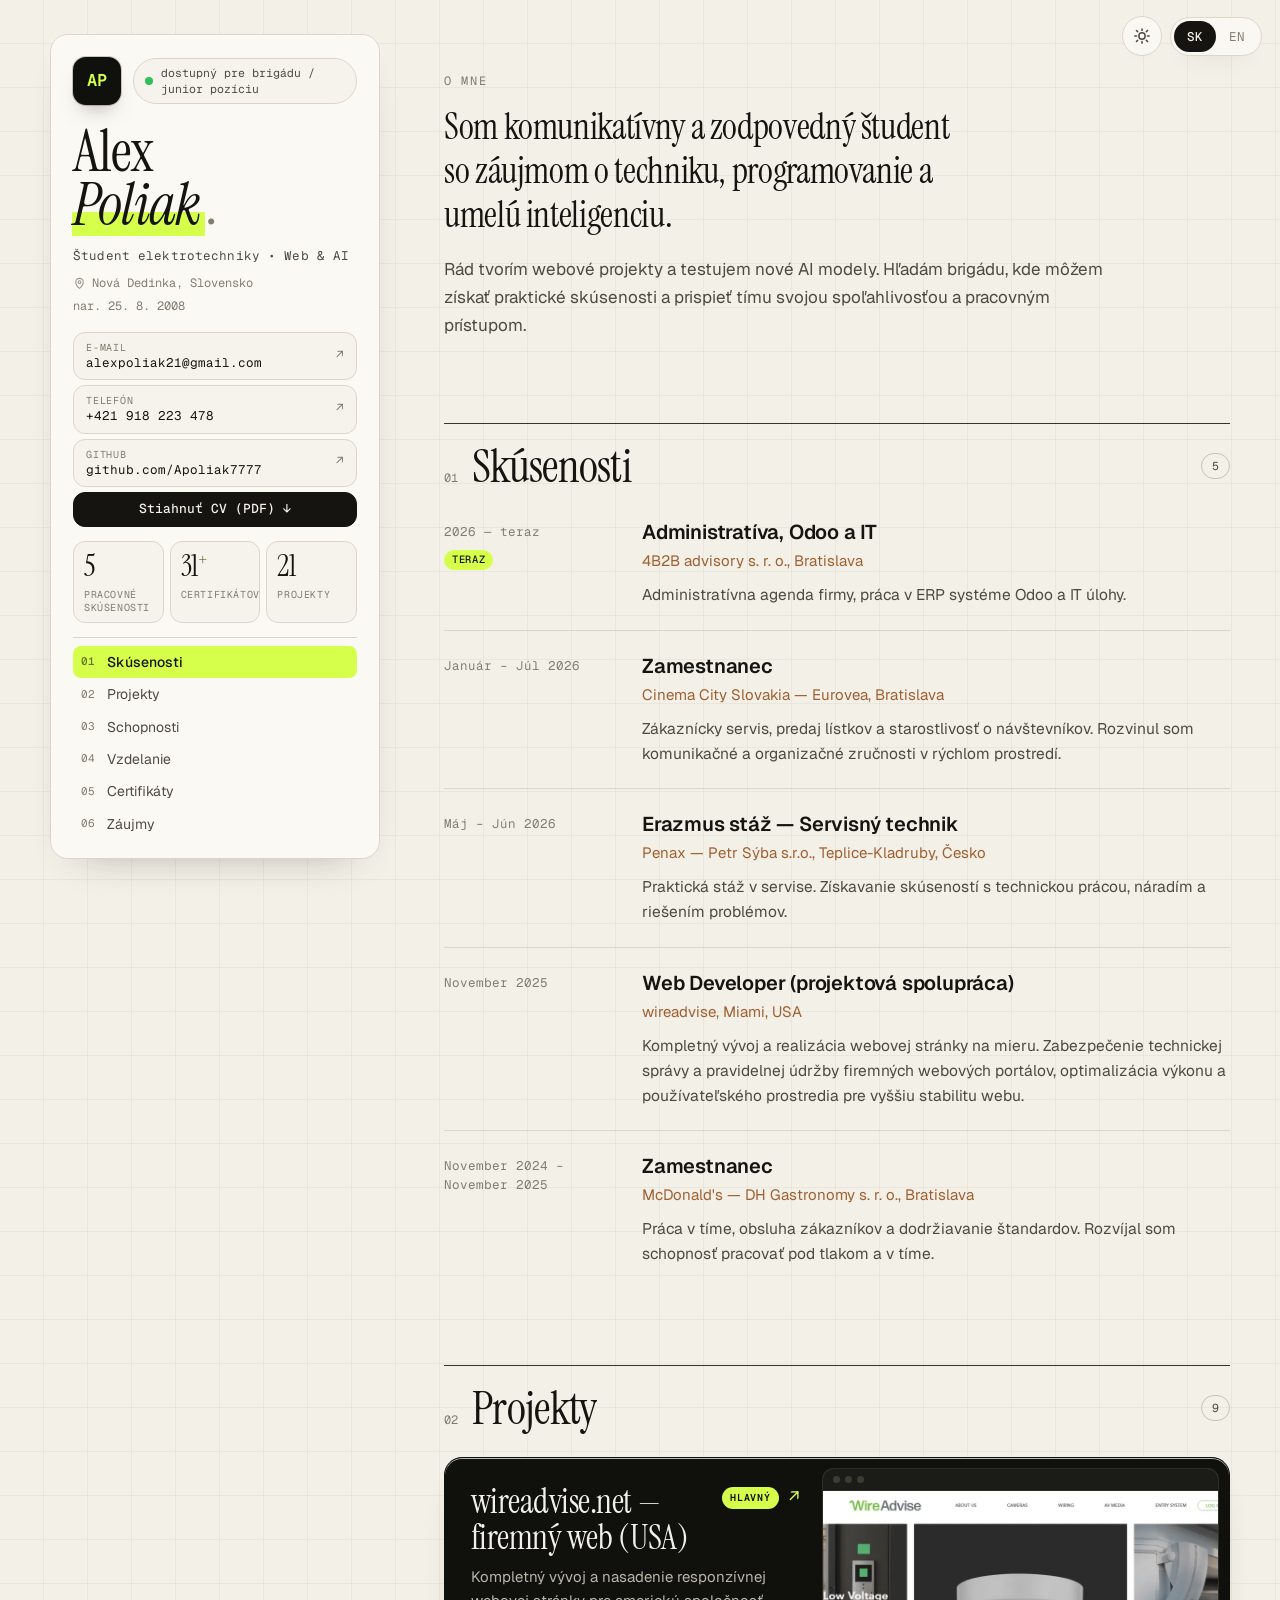
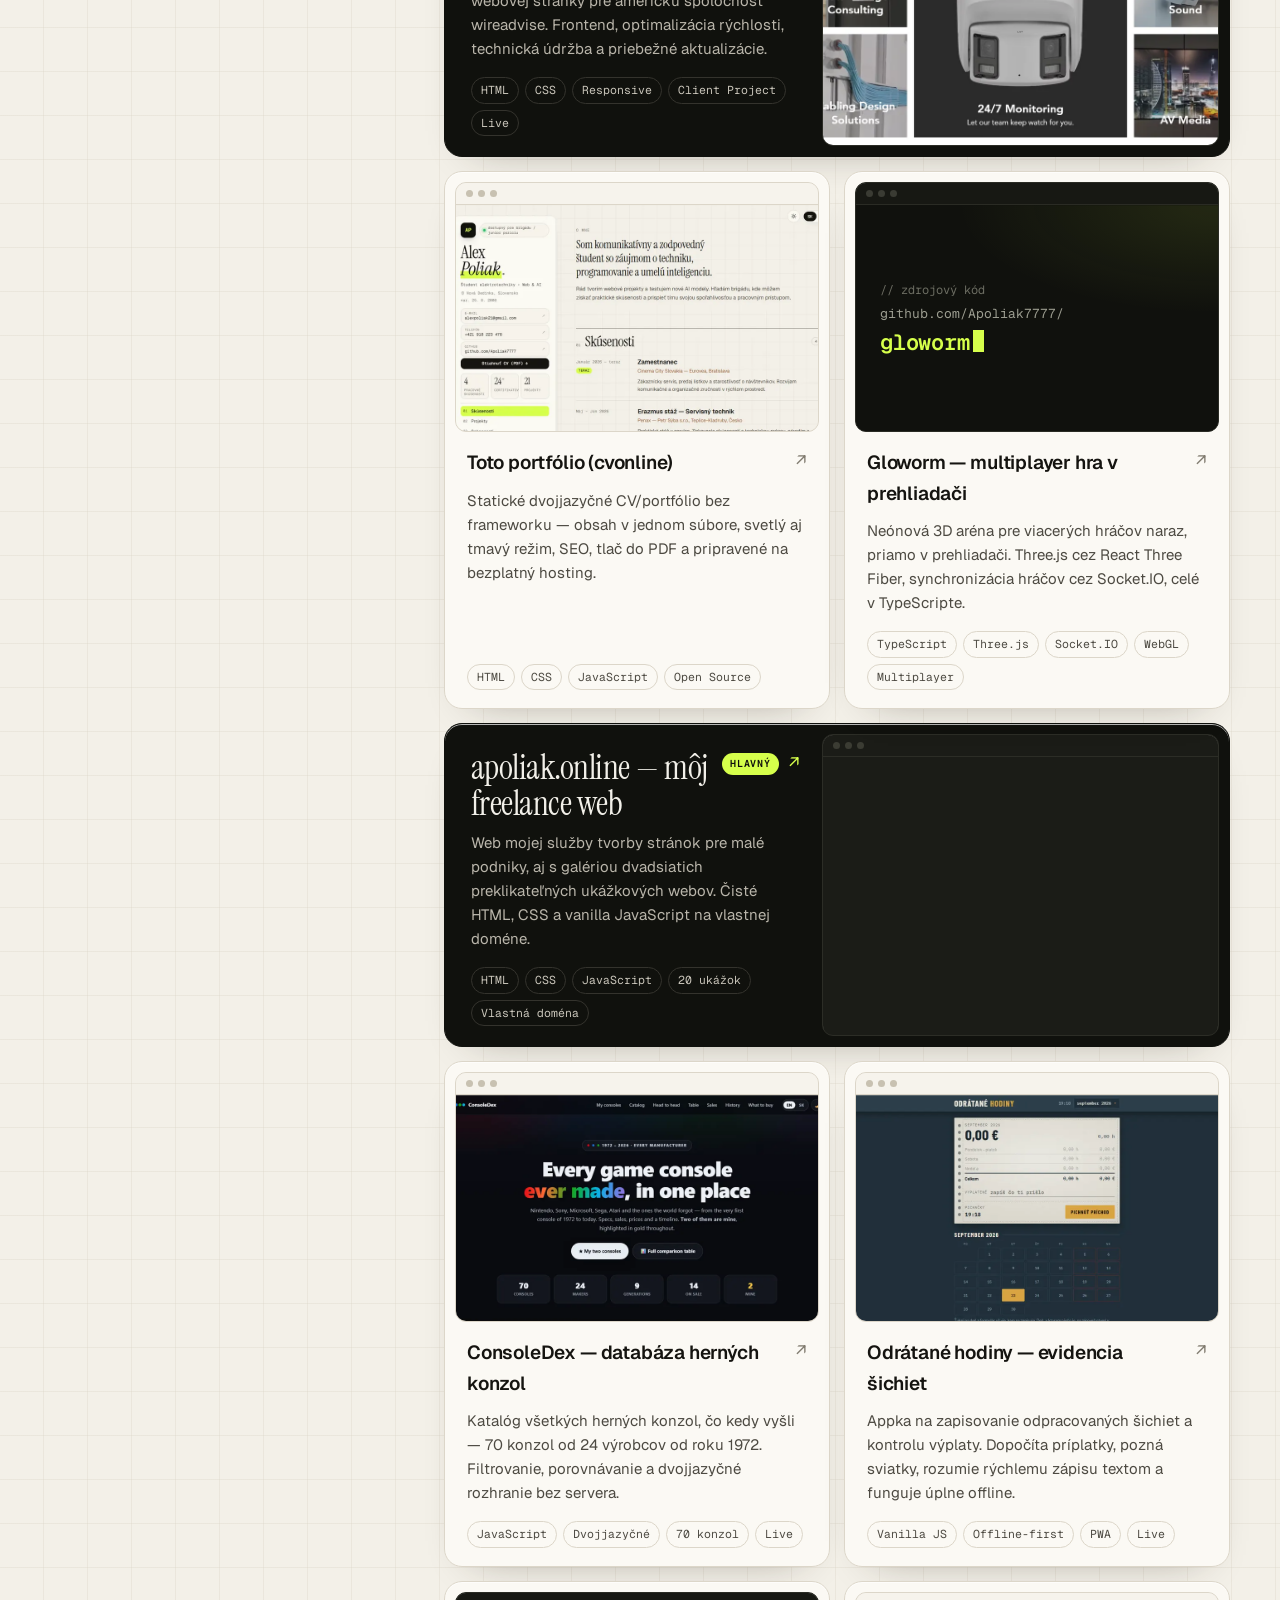
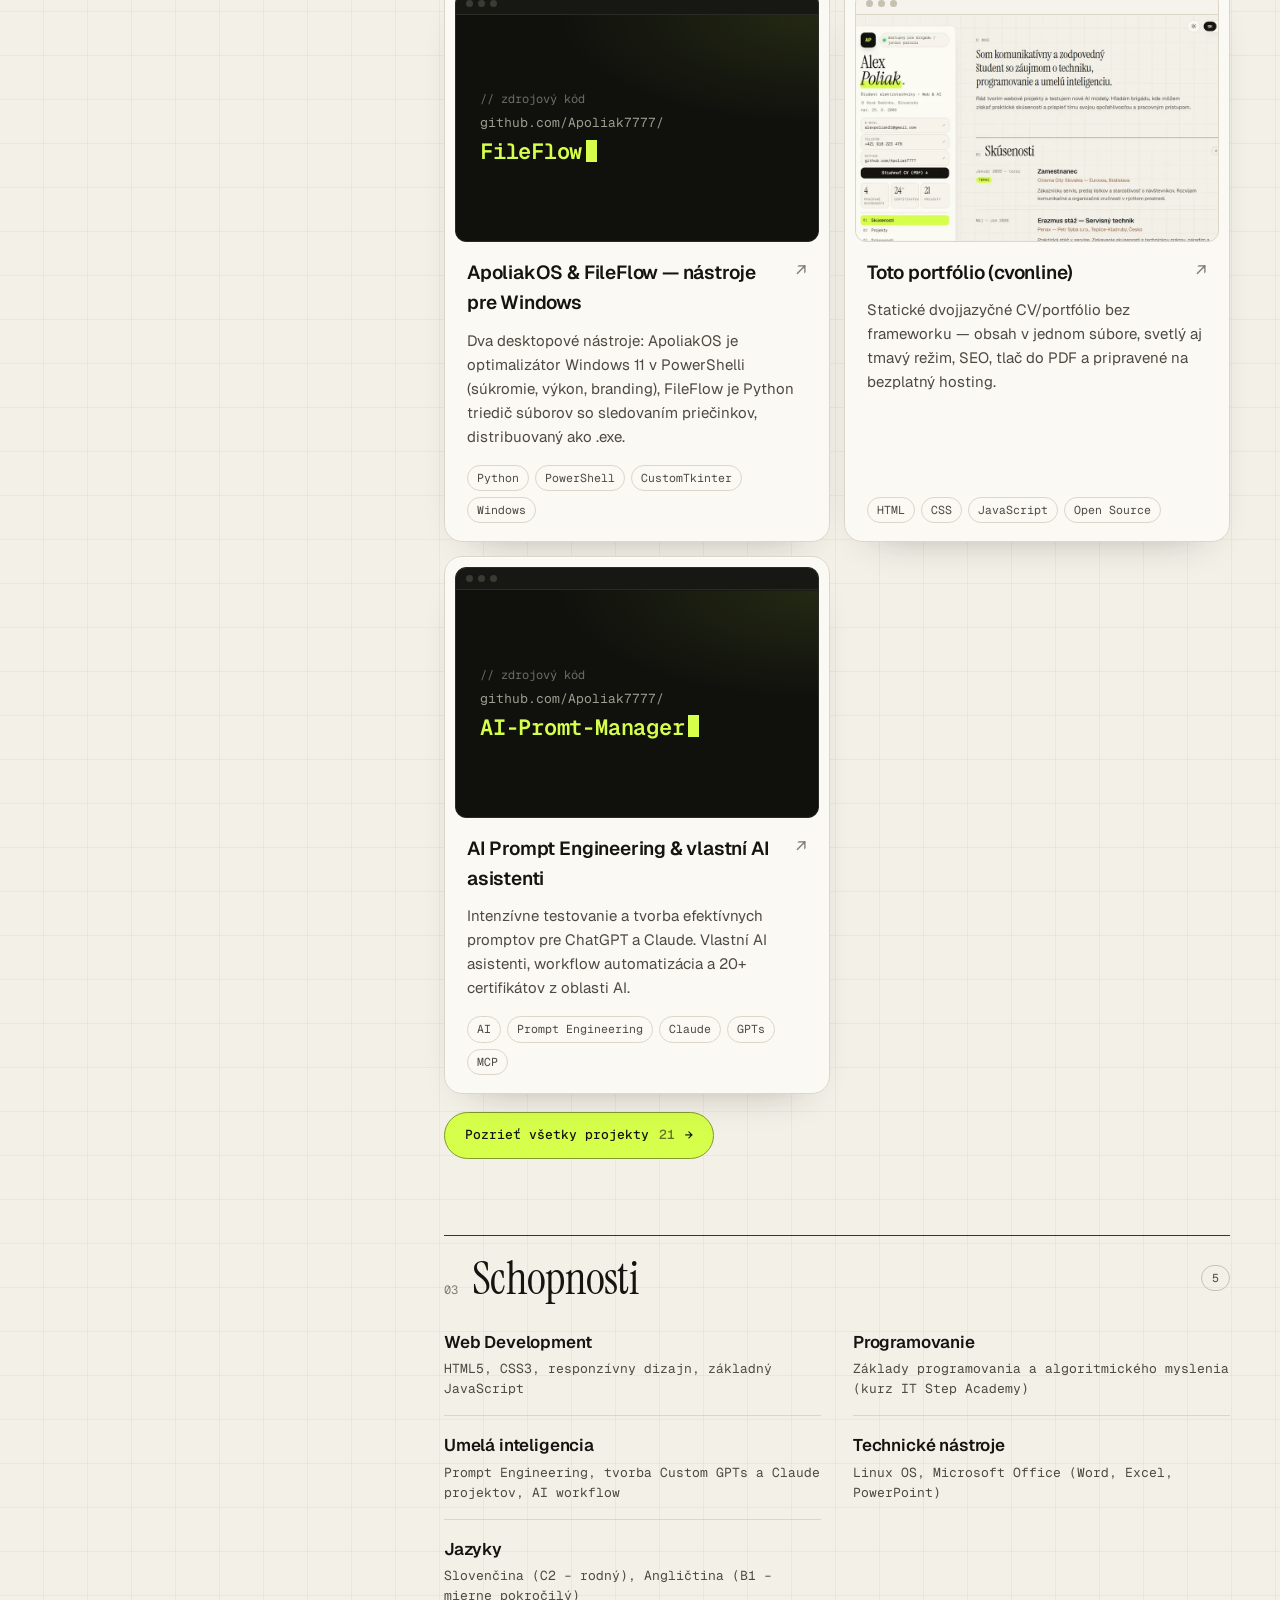
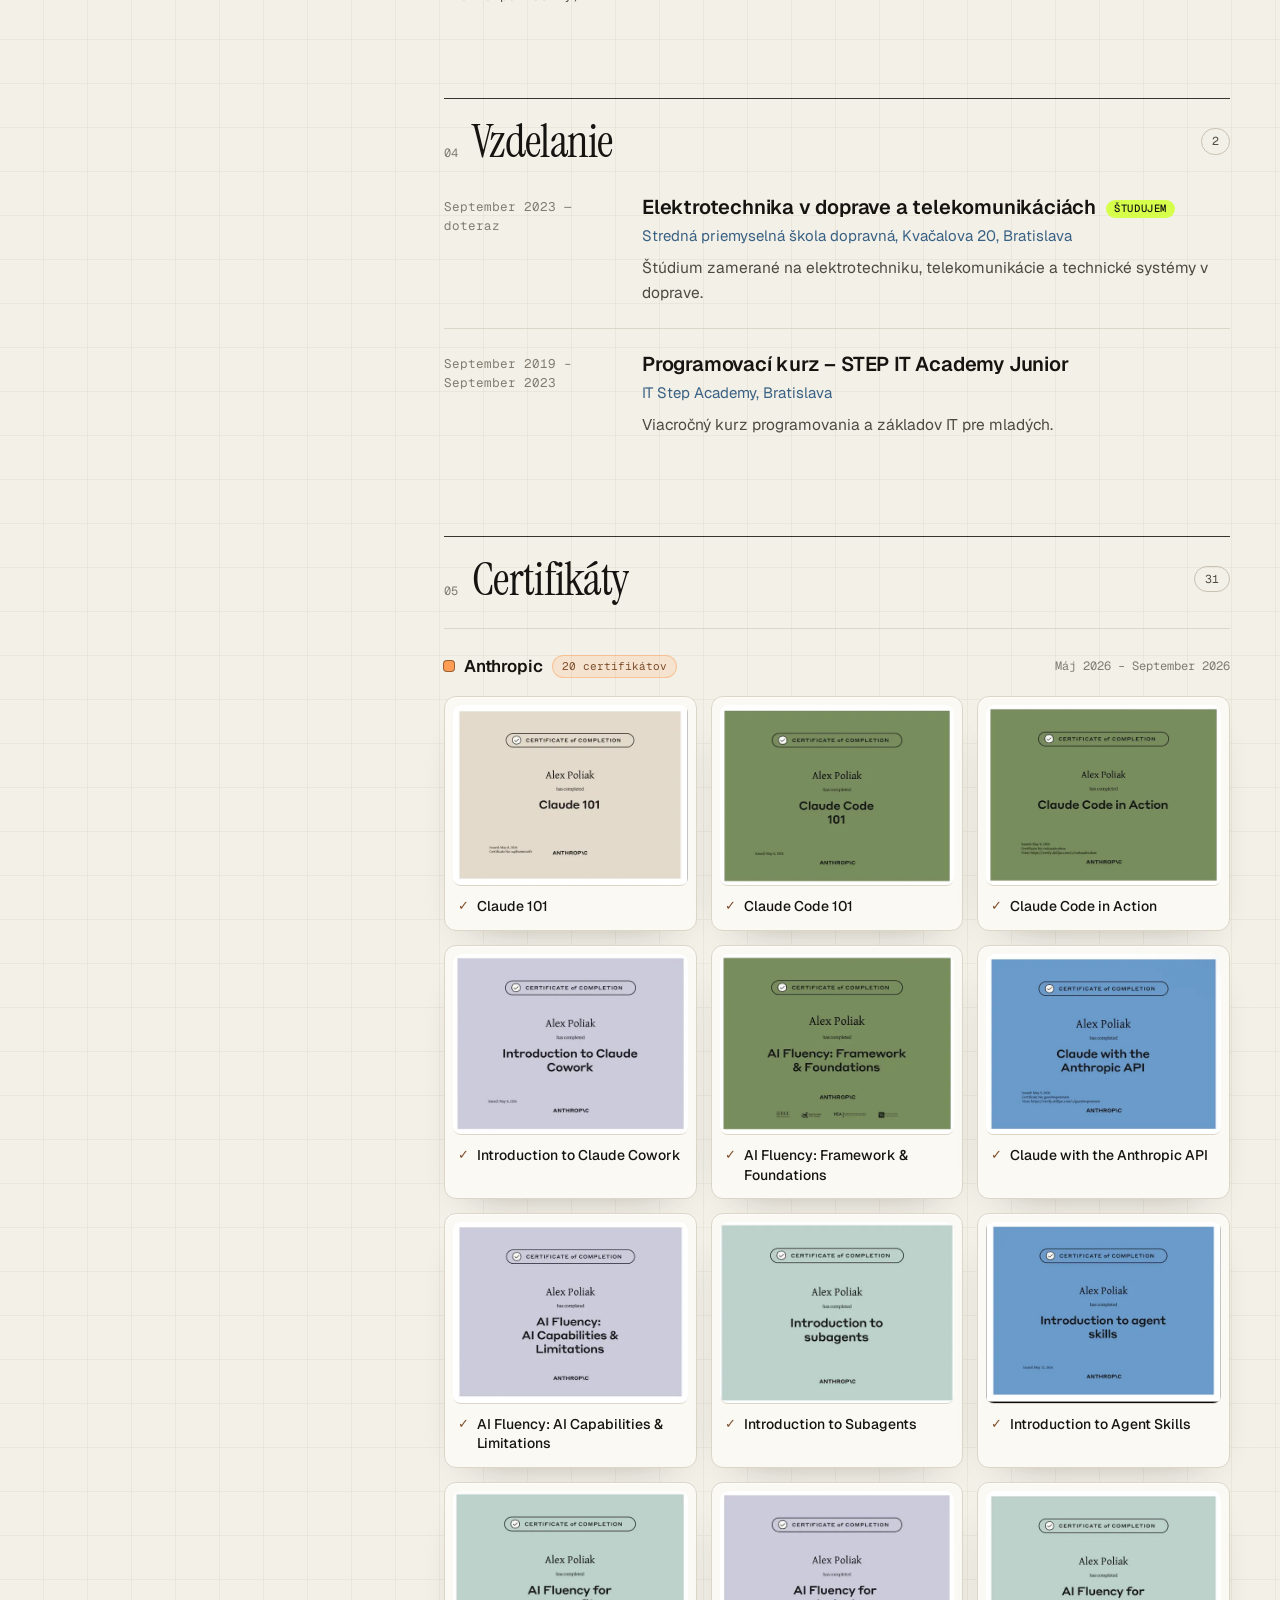
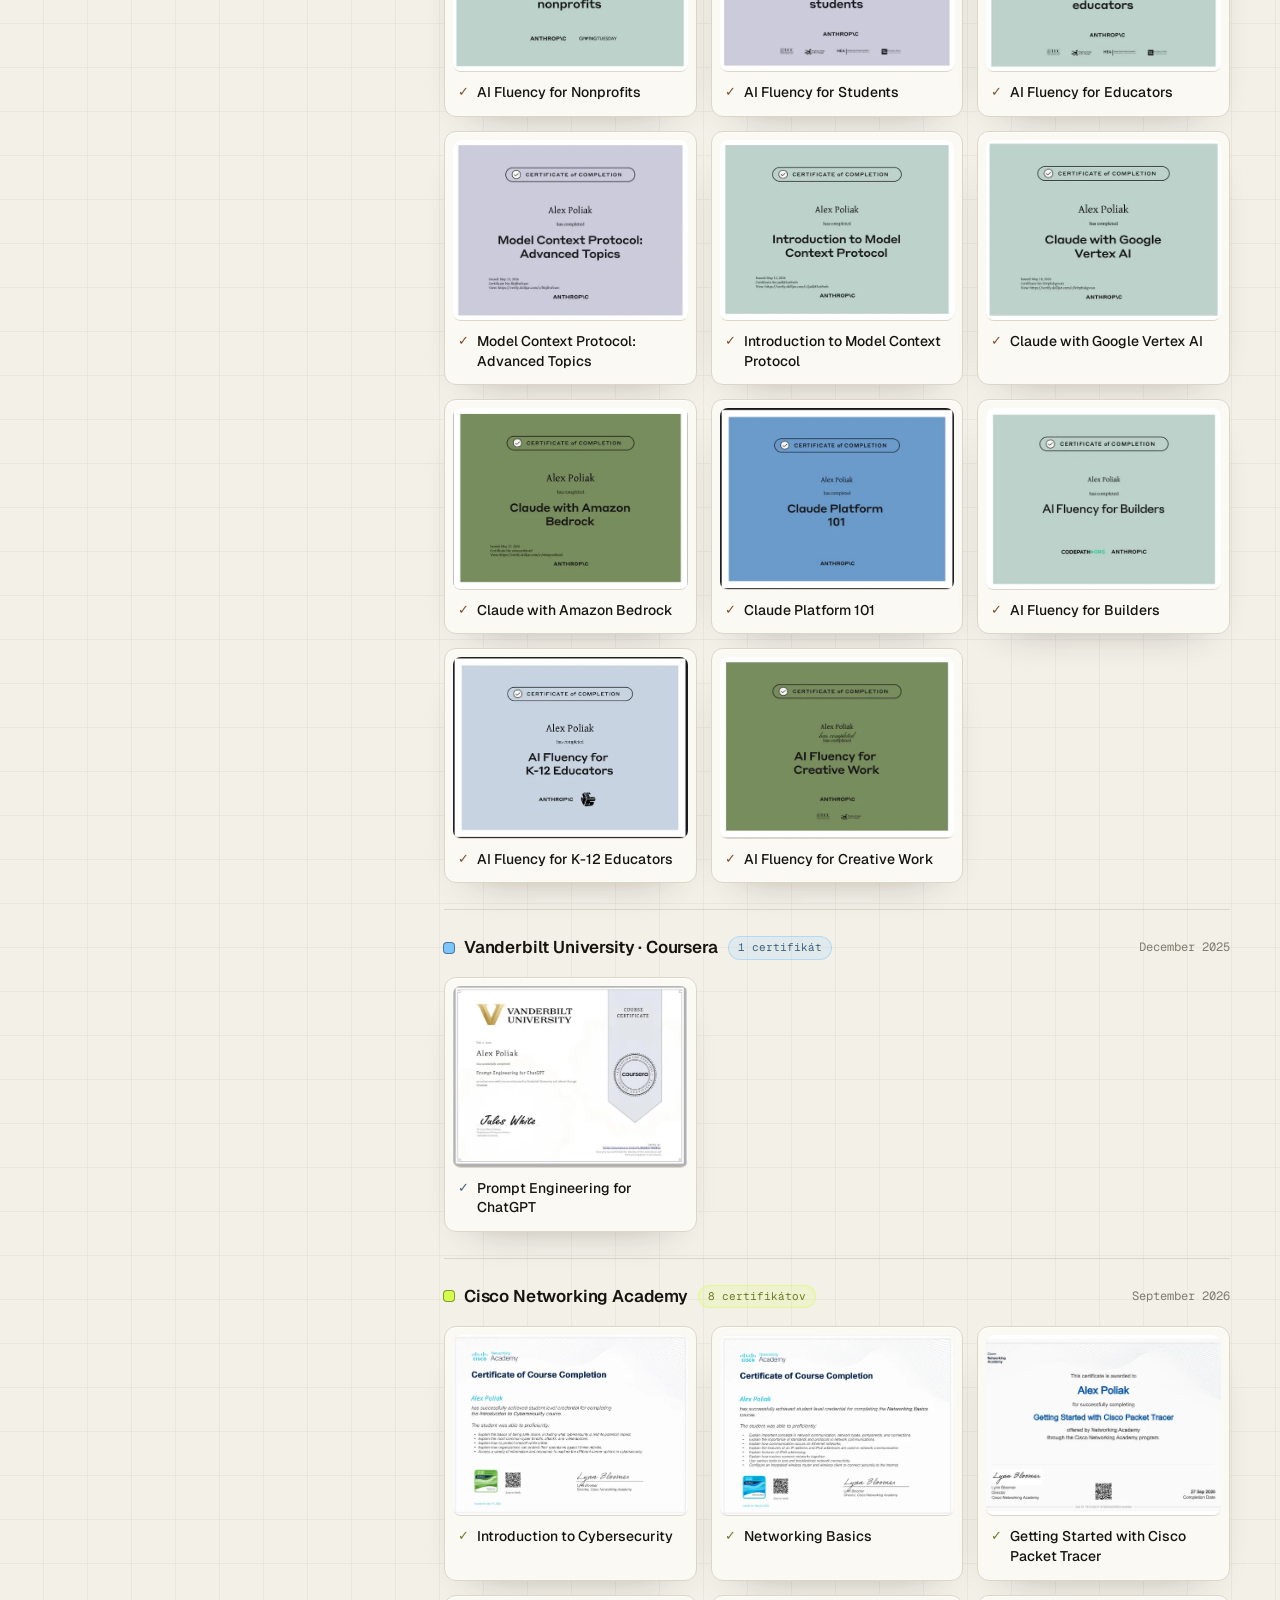
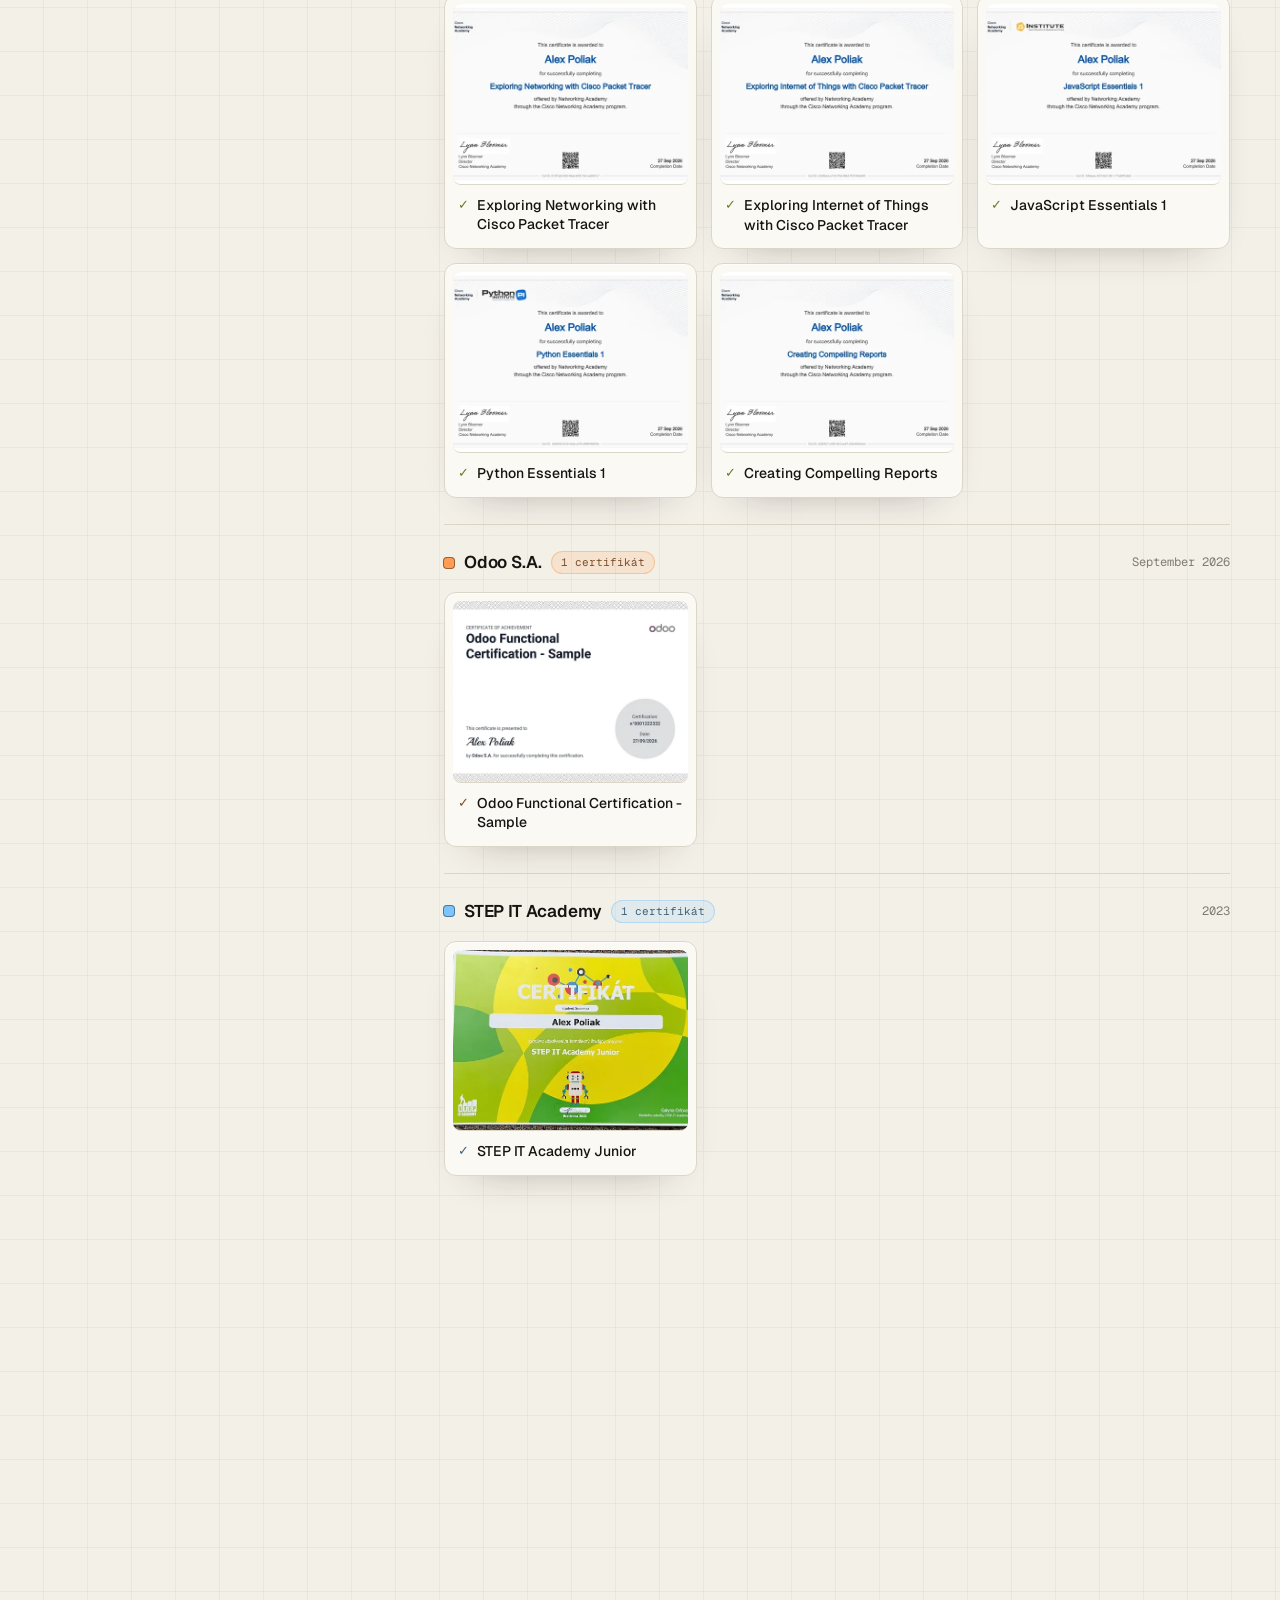
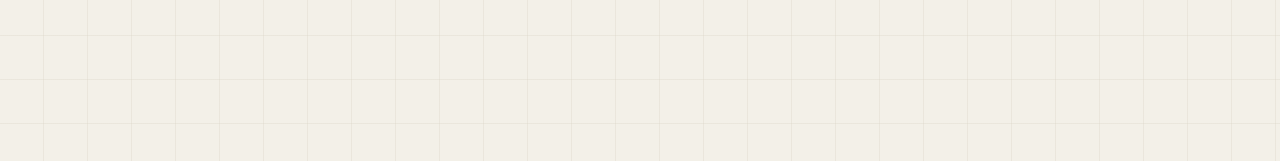
<file: index.html>
<!DOCTYPE html>
<html lang="sk">
<head>
  <meta charset="UTF-8">
  <meta name="viewport" content="width=device-width, initial-scale=1.0">
  <title>Portfólio</title>
  <meta name="description" content="">
  <meta name="theme-color" content="#0a0b0d">
  <meta property="og:type" content="profile">
  <meta property="og:title" content="">
  <meta property="og:description" content="">
  <meta property="og:image" content="" id="og-image">
  <meta property="og:image:width" content="1200">
  <meta property="og:image:height" content="630">
  <meta property="og:url" content="" id="og-url">
  <meta property="og:locale" content="sk_SK">
  <meta property="og:locale:alternate" content="en_US">
  <meta name="twitter:card" content="summary_large_image">
  <meta name="twitter:image" content="" id="tw-image">
  <link rel="canonical" href="" id="canonical">

  <!-- favicon: monogram sa dosadí z content.js za behu -->
  <link id="favicon" rel="icon" href="data:image/svg+xml,%3Csvg xmlns='http://www.w3.org/2000/svg' viewBox='0 0 64 64'%3E%3Crect width='64' height='64' rx='14' fill='%230a0b0d'/%3E%3Ctext x='32' y='44' font-family='monospace' font-size='34' font-weight='700' fill='%23d6ff4b' text-anchor='middle'%3EAP%3C/text%3E%3C/svg%3E">

  <link rel="preconnect" href="https://fonts.googleapis.com">
  <link rel="preconnect" href="https://fonts.gstatic.com" crossorigin>
  <!-- fonty načítavame NEblokujúco (media="print" → po načítaní sa prepne na all):
       stránka sa vykreslí okamžite so systémovým fontom aj bez internetu / pri pomalej sieti -->
  <link href="https://fonts.googleapis.com/css2?family=Geist:wght@400;500;600;700&family=Geist+Mono:wght@400;500;600&family=Instrument+Serif:ital@0;1&display=swap" rel="stylesheet" media="print" onload="this.media='all'">
  <noscript><link href="https://fonts.googleapis.com/css2?family=Geist:wght@400;500;600;700&family=Geist+Mono:wght@400;500;600&family=Instrument+Serif:ital@0;1&display=swap" rel="stylesheet"></noscript>

  <!-- svetlý / tmavý režim ešte pred prvým vykreslením (uložená voľba, inak podľa systému) -->
  <script>
    (function () {
      var th = 'light';
      try {
        th = localStorage.getItem('cv_theme');
        if (th !== 'light' && th !== 'dark') th = window.matchMedia && matchMedia('(prefers-color-scheme: dark)').matches ? 'dark' : 'light';
      } catch (e) { th = 'light'; }
      document.documentElement.setAttribute('data-theme', th);
      // prechod medzi stránkami (View Transition) prehliadač niekedy preskočí — nie je to chyba, len ticho
      function quiet(e) { var v = e.viewTransition; if (v) { v.ready.catch(function () {}); v.finished.catch(function () {}); } }
      window.addEventListener('pageswap', quiet);
      window.addEventListener('pagereveal', quiet);
    })();
  </script>
  <link rel="stylesheet" href="style.css">
</head>
<body>
  <a class="skip" href="#app">Preskočiť na obsah / Skip to content</a>
  <div class="toast" id="toast" role="status" aria-live="polite"></div>

  <!-- prehliadač certifikátov: obsah dopĺňa lbShow() -->
  <div class="lb" id="lb" role="dialog" aria-modal="true" aria-labelledby="lb-title" hidden>
    <div class="lb-stage">
      <figure class="lb-fig">
        <img class="lb-img" alt="">
        <figcaption class="lb-cap">
          <span class="lb-title" id="lb-title"></span>
          <span class="lb-meta"></span>
          <span class="lb-row"><span class="lb-count"></span><a class="lb-verify" target="_blank" rel="noopener" hidden></a></span>
        </figcaption>
      </figure>
    </div>
    <button type="button" class="lb-btn lb-close" aria-label="Zavrieť"><svg viewBox="0 0 24 24" width="22" height="22" aria-hidden="true" fill="none" stroke="currentColor" stroke-width="2" stroke-linecap="round" stroke-linejoin="round"><path d="M6 6l12 12M18 6L6 18"/></svg></button>
    <button type="button" class="lb-btn lb-prev" aria-label="Predchádzajúci certifikát"><svg viewBox="0 0 24 24" width="22" height="22" aria-hidden="true" fill="none" stroke="currentColor" stroke-width="2" stroke-linecap="round" stroke-linejoin="round"><path d="M15 5l-7 7 7 7"/></svg></button>
    <button type="button" class="lb-btn lb-next" aria-label="Ďalší certifikát"><svg viewBox="0 0 24 24" width="22" height="22" aria-hidden="true" fill="none" stroke="currentColor" stroke-width="2" stroke-linecap="round" stroke-linejoin="round"><path d="M9 5l7 7-7 7"/></svg></button>
  </div>

  <button type="button" class="fab-top" id="fab-top" aria-label="Späť hore / Back to top" title="Späť hore / Back to top">&#8593;</button>

  <div class="topbar">
    <button type="button" class="theme-btn" id="btn-theme" onclick="toggleTheme()" aria-label="Svetlý / tmavý režim" title="Svetlý / tmavý režim">
      <svg class="i-sun" viewBox="0 0 24 24" fill="none" stroke="currentColor" stroke-width="2" stroke-linecap="round" aria-hidden="true"><circle cx="12" cy="12" r="4.2"/><path d="M12 2.5v2.2M12 19.3v2.2M4.6 4.6l1.6 1.6M17.8 17.8l1.6 1.6M2.5 12h2.2M19.3 12h2.2M4.6 19.4l1.6-1.6M17.8 6.2l1.6-1.6"/></svg>
      <svg class="i-moon" viewBox="0 0 24 24" fill="none" stroke="currentColor" stroke-width="2" stroke-linecap="round" stroke-linejoin="round" aria-hidden="true"><path d="M20.5 14.2A8.5 8.5 0 0 1 9.8 3.5a8.5 8.5 0 1 0 10.7 10.7z"/></svg>
    </button>
    <div class="lang" role="group" aria-label="Jazyk / Language">
      <button id="btn-sk" class="active" onclick="setLang('sk')">SK</button>
      <button id="btn-en" onclick="setLang('en')">EN</button>
    </div>
  </div>

  <main class="wrap" id="app">
    <!-- obsah sa vygeneruje z content.js; toto je viditeľný stav pred/bez JS -->
    <noscript><div style="padding:80px 0;color:#f4f5f7;font:16px/1.6 sans-serif">Táto stránka potrebuje zapnutý JavaScript. / This page requires JavaScript.</div></noscript>
    <div id="boot" style="padding:80px 0;color:#a7abb5;font:16px/1.6 sans-serif">Načítavam CV… / Loading…</div>
  </main>

  <!-- DÁTA -->
  <script src="content.js"></script>
  <script>
    // V náhľade z admina (index.html?preview=1) sa použije rozpracovaný koncept
    (function () {
      try {
        var preview = new URLSearchParams(location.search).get('preview');
        if (preview === '1') {
          var draft = localStorage.getItem('cv_admin_draft');
          if (draft) window.CV_DATA = JSON.parse(draft);
        }
      } catch (e) {}
    })();

    var D = window.CV_DATA;
    var lang = 'sk';
    var CERT_PREVIEW = 5;       // textové štítky na vydavateľa pred „Zobraziť ďalších"
    var CERT_PREVIEW_IMG = Infinity;   // galéria s obrázkami ukazuje každý certifikát hneď, nič sa neschováva
    var lbList = [];            // certifikáty s obrázkom v poradí, v akom sú na stránke (pre listovanie)
    var lbIndex = -1;           // otvorený certifikát v prehliadači, -1 = zavretý
    var lbReturnFocus = null;
    var lbReturnIdx = 0;
    var toastTimer;
    var spyIO;
    var statsIO;

    // pomocníci
    function t(v, l) {
      if (v && typeof v === 'object' && !Array.isArray(v)) return v[l] != null ? v[l] : (v.sk != null ? v.sk : (v.en != null ? v.en : ''));
      return v != null ? v : '';
    }
    function esc(s) { return String(s).replace(/[&<>"']/g, function (c) { return ({'&':'&amp;','<':'&lt;','>':'&gt;','"':'&quot;',"'":'&#39;'})[c]; }); }
    function safeUrl(u) {
      u = String(u || '').trim();
      if (/^\s*javascript:/i.test(u)) return '#';
      return u;
    }
    function isExternal(u) { return /^https?:\/\//i.test(u); }
    function initials(name) {
      var p = String(name || '').trim().split(/\s+/);
      return (((p[0] || '')[0] || '') + ((p[1] || '')[0] || '')).toUpperCase() || 'CV';
    }
    // slovenské skloňovanie počtu certifikátov: 1 = certifikát, 2–4 = certifikáty, 5+ = certifikátov
    function plCert(n, l) {
      if (l === 'sk') return n === 1 ? 'certifikát' : (n >= 2 && n <= 4 ? 'certifikáty' : 'certifikátov');
      return n === 1 ? 'certificate' : 'certificates';
    }
    // text rozdelený na slová — pri odhalení každé slovo vyjde zospodu (CSS .split .w)
    function splitWords(str) {
      return String(str).split(/\s+/).filter(Boolean).map(function (w, i) {
        return '<span class="w"><span style="--wi:' + i + '">' + esc(w) + '</span></span>';
      }).join(' ');
    }
    // náhľad projektu, ktorý nemá živý web — tmavé okno s cestou k repozitáru
    function codeShot(owner, repo) {
      return '<span class="project-shot is-code" aria-hidden="true"><span class="shot-bar"><i></i><i></i><i></i></span>'
           + '<span class="shot-img"><span class="code-c">// ' + (lang === 'sk' ? 'zdrojový kód' : 'source code') + '</span>'
           + '<span class="code-u">github.com/' + esc(owner) + '/</span>'
           + '<span class="code-n">' + esc(repo) + '</span></span></span>';
    }
    // 3D naklonenie kartičiek za myšou — len pri myši (nie dotyk) a bez „obmedziť pohyb"
    var canTilt = !!(window.matchMedia && matchMedia('(hover: hover) and (pointer: fine)').matches
                  && !matchMedia('(prefers-reduced-motion: reduce)').matches);
    function bindTilt() {
      if (!canTilt) return;
      document.querySelectorAll('.cert-card, .project.has-shot').forEach(function (el) {
        var max = el.classList.contains('cert-card') ? 7 : 3;
        el.onpointermove = function (e) {
          var r = el.getBoundingClientRect();
          var x = (e.clientX - r.left) / r.width, y = (e.clientY - r.top) / r.height;
          el.style.setProperty('--ry', ((x - 0.5) * 2 * max).toFixed(2) + 'deg');
          el.style.setProperty('--rx', ((0.5 - y) * 2 * max).toFixed(2) + 'deg');
          el.style.setProperty('--gx', (x * 100).toFixed(1) + '%');
          el.style.setProperty('--gy', (y * 100).toFixed(1) + '%');
          el.classList.add('is-tilt');
        };
        el.onpointerleave = function () {
          el.classList.remove('is-tilt');
          el.style.removeProperty('--rx'); el.style.removeProperty('--ry');
        };
      });
    }
    // náhľad certifikátu: certifikaty/x.jpg → certifikaty/nahlady/x.webp (ak nie je zadaný ručne cez "thumb")
    function certThumb(c) {
      return c.thumb || String(c.img || '').replace(/([^\/]+?)(\.[a-z0-9]+)?$/i, 'nahlady/$1.webp');
    }

    /* Rozsah dátumov skupiny certifikátov.
       Zo zoznamu textov ako "Máj 2026" / "Október – November 2025" / "December 2025 – Január 2026"
       zloží jeden úhľadný rozsah ("Október 2025 – Január 2026"). Mesiac bez roka preberá
       najbližší rok napravo. Ak sa nič nerozparsuje, vráti prvý text nezmenený. */
    var MONTHS = {
      sk: ['Január','Február','Marec','Apríl','Máj','Jún','Júl','August','September','Október','November','December'],
      en: ['January','February','March','April','May','June','July','August','September','October','November','December']
    };
    function certRange(whens, l) {
      var names = MONTHS[l] || MONTHS.sk;
      var pts = [];
      whens.forEach(function (w) {
        var toks = [], re = /(\d{4})|([\p{L}]+)/gu, mm;
        while ((mm = re.exec(w)) !== null) {
          if (mm[1]) { toks.push({ year: parseInt(mm[1], 10) }); continue; }
          var word = mm[2].toLowerCase();
          ['sk', 'en'].forEach(function (k) {
            var i = MONTHS[k].findIndex(function (n) { return n.toLowerCase() === word; });
            if (i >= 0 && !toks.some(function (x) { return x.pending && x.month === i; })) toks.push({ pending: true, month: i });
          });
        }
        // mesiacu priradíme najbližší rok napravo, inak posledný rok v reťazci
        var lastYear = null;
        toks.forEach(function (x) { if (x.year != null) lastYear = x.year; });
        for (var i = 0; i < toks.length; i++) {
          if (!toks[i].pending) continue;
          var y = null;
          for (var j = i + 1; j < toks.length; j++) { if (toks[j].year != null) { y = toks[j].year; break; } }
          if (y == null) y = lastYear;
          if (y != null) pts.push(y * 12 + toks[i].month);
        }
      });
      if (!pts.length) return whens[0] || '';
      var lo = Math.min.apply(null, pts), hi = Math.max.apply(null, pts);
      function fmt(v) { return names[v % 12] + ' ' + Math.floor(v / 12); }
      return lo === hi ? fmt(lo) : fmt(lo) + ' – ' + fmt(hi);
    }
    function getSiteUrl() {
      var manual = String((D.meta || {}).siteUrl || '').trim().replace(/\/+$/, '');
      if (manual) return manual;
      if (location.protocol === 'http:' || location.protocol === 'https:') return location.origin;
      return '';
    }
    function absUrl(path) {
      var base = getSiteUrl();
      if (!base || !path) return '';
      return base + '/' + String(path).replace(/^\/+/, '');
    }
    function showToast(msg) {
      var el = document.getElementById('toast');
      if (!el) return;
      el.textContent = msg;
      el.classList.add('show');
      clearTimeout(toastTimer);
      toastTimer = setTimeout(function () { el.classList.remove('show'); }, 2200);
    }
    function updateSeo(m, descTxt) {
      var site = getSiteUrl();
      var og = absUrl(m.ogImage || 'og-image.svg');
      setMeta('meta[property="og:title"]', t(m.title, lang) || m.name, 'content');
      setMeta('meta[property="og:description"]', descTxt, 'content');
      setMeta('meta[name="twitter:image"]', og, 'content', 'tw-image');
      setMeta('meta[property="og:image"]', og, 'content', 'og-image');
      setMeta('meta[property="og:url"]', site, 'content', 'og-url');
      setMeta('link#canonical', site, 'href', 'canonical');
      updateHreflang(site);
      var old = document.getElementById('ld-person');
      if (old) old.remove();
      var links = (D.links || []).map(function (lk) { return safeUrl(lk.url); }).filter(isExternal);
      var script = document.createElement('script');
      script.id = 'ld-person';
      script.type = 'application/ld+json';
      script.textContent = JSON.stringify({
        '@context': 'https://schema.org',
        '@type': 'Person',
        name: m.name || '',
        jobTitle: t((D.hero || {}).role, lang),
        description: descTxt,
        email: (D.footer || {}).email || undefined,
        url: site || undefined,
        image: og || undefined,
        birthDate: m.birthISO || undefined,
        telephone: (D.links || []).reduce(function (acc, lk) { return acc || (/^tel:/i.test(String(lk.url || '')) ? String(lk.url).replace(/^tel:/i, '') : ''); }, '') || undefined,
        address: t(m.location, lang) ? { '@type': 'PostalAddress', addressLocality: m.locality || t(m.location, lang), addressCountry: 'SK' } : undefined,
        sameAs: links.length ? links : undefined
      });
      document.head.appendChild(script);
    }
    function updateHreflang(site) {
      ['hreflang-sk', 'hreflang-en', 'hreflang-x'].forEach(function (id) {
        var el = document.getElementById(id);
        if (el) el.remove();
      });
      if (!site) return;
      [['sk', 'hreflang-sk'], ['en', 'hreflang-en'], ['x-default', 'hreflang-x']].forEach(function (pair) {
        var link = document.createElement('link');
        link.id = pair[1];
        link.rel = 'alternate';
        link.hreflang = pair[0];
        link.href = site + (location.search || '');
        document.head.appendChild(link);
      });
    }

    function render() {
      var m = D.meta || {};
      // farby + metadáta
      var root = document.documentElement.style;
      if (m.accent)  root.setProperty('--accent', m.accent);
      if (m.accent2) root.setProperty('--accent-2', m.accent2);
      if (m.accent3) root.setProperty('--accent-3', m.accent3);
      var tc = document.querySelector('meta[name="theme-color"]'); if (tc) tc.setAttribute('content', getComputedStyle(document.body).backgroundColor || '#0a0b0d');
      document.title = t(m.title, lang) || (m.name || 'Portfólio');
      var descTxt = t(m.description, lang);
      setMeta('meta[name="description"]', descTxt);
      updateSeo(m, descTxt);

      var h = D.hero || {};
      var name = esc(m.name || 'Tvoje meno');
      // meno rozdelíme na riadky podľa medzier (max 2 riadky pôsobia najlepšie)
      var parts = (m.name || 'Tvoje meno').trim().split(/\s+/);
      var nameHtml;
      if (parts.length >= 2) {
        var mid = Math.ceil(parts.length / 2);
        nameHtml = esc(parts.slice(0, mid).join(' ')) + '<br><span class="hl">' + esc(parts.slice(mid).join(' ')) + '</span>';
      } else { nameHtml = name; }

      // favicon z monogramu
      updateFavicon(initials(m.name), (m.accent || '#d6ff4b'));

      var html = '';
      // ---- ľavý panel: identita, kontakty, čísla, navigácia (na mobile hlavička nad obsahom)
      html += '<div class="layout"><aside class="side"><div class="side-inner">';
      html += '<div class="id-row rise d1">';
      if (m.photo) {
        html += '<img class="avatar" src="' + esc(safeUrl(m.photo)) + '" alt="' + name + '">';
      } else {
        html += '<div class="monogram" aria-hidden="true">' + esc(initials(m.name)) + '</div>';
      }
      if (t(h.status, lang)) html += '<div class="status"><span class="dot ' + (h.available ? 'on' : '') + '"></span>'
            + '<span>' + esc(t(h.status, lang)) + '</span></div>';
      html += '</div>';

      html += '<h1 class="name rise d2">' + nameHtml + '<span class="accent">.</span></h1>';
      if (t(h.role, lang)) html += '<div class="role rise d3">' + esc(t(h.role, lang)) + '</div>';
      var facts = [];
      if (t(m.location, lang)) facts.push('<span><svg viewBox="0 0 24 24" fill="none" stroke="currentColor" stroke-width="2" aria-hidden="true"><path d="M12 21s-7-6.1-7-11.5A7 7 0 0 1 19 9.5C19 14.9 12 21 12 21z"/><circle cx="12" cy="9.5" r="2.5"/></svg>' + esc(t(m.location, lang)) + '</span>');
      if (t(m.birth, lang)) facts.push('<span>' + (lang === 'sk' ? 'nar. ' : 'b. ') + esc(t(m.birth, lang)) + '</span>');
      if (facts.length) html += '<div class="facts rise d3">' + facts.join('') + '</div>';

      // odkazy
      var links = D.links || [];
      html += '<nav class="links rise d4">';
      links.forEach(function (lk) {
        var label = esc(t(lk.label, lang));
        var url = safeUrl(lk.url);
        var ext = isExternal(url) ? ' target="_blank" rel="noopener"' : '';
        // v paneli ukážeme priamo adresu / číslo, nie len slovo „e-mail"
        var val = String(lk.url || '').replace(/^mailto:/i, '').replace(/^tel:/i, '').replace(/^https?:\/\/(www\.)?/i, '').replace(/\/$/, '');
        if (/^tel:/i.test(String(lk.url || ''))) val = val.replace(/^(\+\d{3})(\d{3})(\d{3})(\d{3})$/, '$1 $2 $3 $4');
        html += '<a href="' + esc(url) + '"' + ext + '><span class="lk"><span class="lk-label">' + label + '</span>'
              + '<span class="lk-val">' + esc(val) + '</span></span></a>';
      });
      if (m.cvFile && !/tvoje-domena/.test(m.cvFile)) {
        html += '<a class="cv" href="' + esc(safeUrl(m.cvFile)) + '" target="_blank" rel="noopener">'
              + (lang === 'sk' ? 'Stiahnuť CV (PDF)' : 'Download CV (PDF)') + ' &#8595;</a>';
      } else {
        // bez nahratého PDF vytlačíme túto stránku — print štýl z nej spraví hotový dokument
        html += '<button type="button" class="cv print-cv">'
              + (lang === 'sk' ? 'Stiahnuť CV (PDF)' : 'Download CV (PDF)') + ' &#8595;</button>';
      }
      html += '</nav>';

      // highlights / štatistiky z dát
      html += renderStats();

      html += renderJumpNav();

      html += '</div></aside>';

      // ---- pravý stĺpec: úvod (prvá veta bio veľkým písmom, zvyšok pod ňou) + sekcie
      html += '<div class="main">';
      if (t(h.bio, lang)) {
        var bio = t(h.bio, lang), cut = bio.search(/[.!?]\s/);
        var lead = cut > 0 ? bio.slice(0, cut + 1) : bio, rest = cut > 0 ? bio.slice(cut + 2) : '';
        html += '<header class="intro rise d2"><div class="kicker">' + (lang === 'sk' ? 'O mne' : 'About me') + '</div>'
              + '<p class="bio split">' + splitWords(lead) + '</p>'
              + (rest ? '<p class="bio-rest">' + esc(rest) + '</p>' : '') + '</header>';
      }

      // sekcie podľa poradia
      var sec = D.sections || {};
      var order = (sec.order || ['experience', 'projects', 'skills', 'education', 'certificates', 'interests']);
      var num = 0;
      order.forEach(function (key) {
        var cfg = sec[key];
        if (!cfg || cfg.show === false) return;
        var items = D[key] || [];
        if (!items.length) return;
        num++;
        var n = (num < 10 ? '0' : '') + num;
        html += '<section class="reveal" id="section-' + esc(key) + '"><div class="sec-head"><span class="sec-num">' + n + '</span>'
              + '<span class="sec-title split">' + splitWords(t(cfg.label, lang)) + '</span>'
              + '<span class="sec-count">' + items.length + '</span></div>';
        html += renderSection(key, items);
        // voliteľný odkaz pod sekciou (napr. "Pozrieť všetky projekty")
        if (cfg.more && cfg.more.url) {
          html += '<a class="all-projects" href="' + esc(safeUrl(cfg.more.url)) + '">'
                + esc(t(cfg.more.label, lang))
                + (cfg.more.count ? '<span class="n">' + esc(String(cfg.more.count)) + '</span>' : '')
                + ' &#8594;</a>';
        }
        html += '</section>';
      });

      // pätička
      var f = D.footer || {};
      html += '<footer class="reveal"><span>&copy; ' + new Date().getFullYear() + ' ' + name + '</span>';
      html += '<span style="display:inline-flex;gap:18px;align-items:center">';
      if (f.email) html += '<a href="mailto:' + esc(f.email) + '" class="copy-email" data-email="' + esc(f.email) + '">' + esc(f.email) + '</a>';
      html += '<button class="to-top" onclick="window.scrollTo({top:0,behavior:\'smooth\'})">' + (lang === 'sk' ? 'hore' : 'top') + ' &#8593;</button>';
      html += '</span></footer>';
      html += '</div></div>';   // .main + .layout

      document.getElementById('app').innerHTML = html;

      // jazyk tlačidlá + html lang
      document.documentElement.lang = lang;
      document.getElementById('btn-sk').classList.toggle('active', lang === 'sk');
      document.getElementById('btn-en').classList.toggle('active', lang === 'en');

      observeReveals();
      observeScrollSpy();
      observeStats();
      bindInteractions();
    }

    function setMeta(sel, val, attr, id) {
      var el = id ? document.getElementById(id) : document.querySelector(sel);
      if (el) el.setAttribute(attr || 'content', val || '');
    }

    function renderJumpNav() {
      var sec = D.sections || {};
      var order = (sec.order || ['experience', 'projects', 'skills', 'education', 'certificates', 'interests']);
      var items = [];
      order.forEach(function (key) {
        var cfg = sec[key];
        if (!cfg || cfg.show === false) return;
        var data = D[key] || [];
        if (!data.length) return;
        items.push('<a href="#section-' + esc(key) + '" data-section="' + esc(key) + '">' + esc(t(cfg.label, lang)) + '</a>');
      });
      if (items.length < 2) return '';
      return '<nav class="jump-nav rise d5" aria-label="' + (lang === 'sk' ? 'Sekcie' : 'Sections') + '">' + items.join('') + '</nav>';
    }

    function renderStats() {
      var cells = [];
      var exp = (D.experience || []).length;
      // na hlavnej je len výber projektov — počítadlo hlási skutočný počet
      // z podstránky (sections.projects.more.count), ak je nastavený
      var projMore = ((D.sections || {}).projects || {}).more || {};
      var proj = projMore.count || (D.projects || []).length;
      var certs = (D.certificates || []).length;
      if (exp)  cells.push({ n: exp, label: lang === 'sk' ? 'Pracovné skúsenosti' : 'Work experiences' });
      if (certs) cells.push({ n: certs, plus: true, label: lang === 'sk' ? 'Certifikátov' : 'Certificates' });
      if (proj) cells.push({ n: proj, label: lang === 'sk' ? 'Projekty' : 'Projects' });
      if (cells.length < 2) return '';
      var s = '<div class="stats rise d5">';
      cells.forEach(function (c) {
        s += '<div class="stat"><div class="stat-num" data-target="' + c.n + '"><span class="stat-val">0</span>' + (c.plus ? '<span class="plus">+</span>' : '') + '</div>'
           + '<div class="stat-label">' + esc(c.label) + '</div></div>';
      });
      return s + '</div>';
    }

    function renderSection(key, items) {
      if (key === 'experience') {
        var s = '<div class="timeline">';
        items.forEach(function (j) {
          var cur = j.current ? ' is-current' : '';
          var now = j.current ? '<span class="exp-now">' + (lang === 'sk' ? 'teraz' : 'now') + '</span>' : '';
          s += '<article class="exp' + cur + '"><div class="exp-mark"></div><div>'
             + '<div class="exp-when">' + esc(t(j.when, lang)) + now + '</div>'
             + '<div class="exp-title">' + esc(t(j.title, lang)) + '</div>'
             + '<div class="exp-company">' + esc(t(j.company, lang)) + '</div>'
             + '<p class="exp-desc">' + esc(t(j.desc, lang)) + '</p>'
             + '</div></article>';
        });
        return s + '</div>';
      }
      if (key === 'projects') {
        var s = '<div class="grid">';
        items.forEach(function (p) {
          var url = safeUrl(p.url);
          var ext = isExternal(url) ? ' target="_blank" rel="noopener"' : '';
          var tags = (p.tags || []).map(function (x) { return '<span>' + esc(x) + '</span>'; }).join('');
          var tag = url ? 'a' : 'div';
          var href = url ? ' href="' + esc(url) + '"' + ext : '';
          var feat = p.featured ? ' featured' : '';
          var badge = p.featured ? '<span class="project-badge">' + (lang === 'sk' ? 'Hlavný' : 'Featured') + '</span>' : '';
          // náhľad živého webu v „okne prehliadača" (screenshot v projekty-nahlady/)
          var shot = '';
          if (p.img) {
            shot = '<span class="project-shot" aria-hidden="true"><span class="shot-bar"><i></i><i></i><i></i></span>'
               + '<span class="shot-img"><img src="' + esc(safeUrl(p.img)) + '" alt="" loading="lazy" decoding="async" width="960" height="600"></span></span>';
          } else {
            // projekt bez živého webu: „okno s kódom" s cestou k repozitáru na GitHube
            var gh = /github\.com\/([^\/]+)\/([^\/?#]+)/i.exec(p.url || '');
            if (gh) shot = codeShot(gh[1], gh[2]);
          }
          s += '<' + tag + ' class="project' + feat + (shot ? ' has-shot' : '') + '"' + href + '>'
             + shot
             + '<span class="project-body">'
             + '<span class="project-head"><span class="project-title">' + esc(t(p.title, lang)) + '</span>'
             + ((badge || url) ? '<span class="project-head-right">' + badge + (url ? '<span class="project-arrow">&#8599;</span>' : '') + '</span>' : '') + '</span>'
             + '<span class="project-desc">' + esc(t(p.desc, lang)) + '</span>'
             + (tags ? '<span class="project-tags">' + tags + '</span>' : '')
             + '</span></' + tag + '>';
        });
        return s + '</div>';
      }
      if (key === 'skills') {
        var s = '<div class="skill-rows">';
        items.forEach(function (sk) {
          s += '<div class="skill"><span class="skill-name">' + esc(t(sk.name, lang)) + '</span>'
             + '<span class="skill-detail">' + esc(t(sk.detail, lang)) + '</span></div>';
        });
        return s + '</div>';
      }
      if (key === 'interests') {
        var s = '<div class="interest-grid">';
        items.forEach(function (it) {
          s += '<div class="interest"><div class="interest-name">' + esc(t(it.name, lang)) + '</div>'
             + (t(it.detail, lang) ? '<div class="interest-detail">' + esc(t(it.detail, lang)) + '</div>' : '')
             + '</div>';
        });
        return s + '</div>';
      }
      if (key === 'education') {
        var s = '<div class="edu-list">';
        items.forEach(function (e) {
          var cur = e.current ? ' is-current' : '';
          var now = e.current ? (lang === 'sk' ? 'študujem' : 'studying') : '';
          s += '<article class="edu' + cur + '">'
             + '<div class="edu-when">' + esc(t(e.when, lang)) + '</div>'
             + '<div class="edu-title"' + (now ? ' data-now="' + esc(now) + '"' : '') + '>' + esc(t(e.title, lang)) + '</div>'
             + '<div class="edu-place">' + esc(t(e.place, lang)) + '</div>'
             + (t(e.desc, lang) ? '<p class="edu-desc">' + esc(t(e.desc, lang)) + '</p>' : '')
             + '</article>';
        });
        return s + '</div>';
      }
      if (key === 'certificates') {
        // zoskupenie podľa vydavateľa, poradie = prvý výskyt
        var groups = [], byIssuer = {};
        items.forEach(function (c) {
          var iss = t(c.issuer, lang) || (lang === 'sk' ? 'Ostatné' : 'Other');
          if (!byIssuer[iss]) { byIssuer[iss] = { issuer: iss, whens: {}, items: [] }; groups.push(byIssuer[iss]); }
          byIssuer[iss].items.push(c);
          var w = t(c.when, lang); if (w) byIssuer[iss].whens[w] = true;
        });
        var palette = ['var(--accent-2)', 'var(--accent-3)', 'var(--accent)'];
        var s = '';
        lbList = [];
        groups.forEach(function (g, gi) {
          var col = palette[gi % palette.length];
          var whens = Object.keys(g.whens);
          var whenTxt = whens.length ? certRange(whens, lang) : '';
          var word = plCert(g.items.length, lang);
          // skupina, v ktorej má niektorý certifikát obrázok, sa kreslí ako galéria kartičiek
          var gallery = g.items.some(function (c) { return !!c.img; });
          var preview = gallery ? CERT_PREVIEW_IMG : CERT_PREVIEW;
          s += '<div class="cert-group" style="--cg:' + col + '">'
             + '<div class="cert-group-head">'
             + '<span class="cert-issuer-dot"></span>'
             + '<span class="cert-issuer">' + esc(g.issuer) + '</span>'
             + '<span class="cert-badge">' + g.items.length + ' ' + word + '</span>'
             + (whenTxt ? '<span class="cert-when">' + esc(whenTxt) + '</span>' : '')
             + '</div><div class="cert-chips' + (gallery ? ' cert-gallery' : '') + '">';
          // v galérii najprv kartičky s obrázkom, certifikáty bez obrázka pod nimi ako štítky
          var list = gallery
            ? g.items.filter(function (c) { return c.img; }).concat(g.items.filter(function (c) { return !c.img; }))
            : g.items;
          var chipsOpen = false;
          list.forEach(function (c, ci) {
            var hidden = ci >= preview ? ' is-hidden' : '';
            var title = t(c.title, lang);
            if (c.img) {
              // kartička s náhľadom → klik otvorí certifikát vo veľkom (lightbox)
              var li = lbList.length;
              lbList.push({ c: c, issuer: g.issuer });
              s += '<button type="button" class="cert-card' + hidden + '" data-lb="' + li + '" aria-haspopup="dialog" aria-label="'
                 + esc((lang === 'sk' ? 'Zobraziť certifikát: ' : 'View certificate: ') + title) + '">'
                 + '<span class="cert-thumb"><img src="' + esc(safeUrl(certThumb(c))) + '" alt="" loading="lazy" decoding="async"'
                 + (c.w && c.h ? ' width="' + c.w + '" height="' + c.h + '"' : '') + '></span>'
                 + '<span class="cert-card-body"><span class="cert-tick">&#10003;</span>'
                 + '<span class="cert-name">' + esc(title) + '</span></span></button>';
              return;
            }
            if (gallery && !chipsOpen) { s += '</div><div class="cert-chips cert-chips-rest">'; chipsOpen = true; }
            var curl = safeUrl(c.url);
            var chipTag = curl ? 'a' : 'div';
            var chipHref = curl ? ' href="' + esc(curl) + '" target="_blank" rel="noopener"' : '';
            s += '<' + chipTag + ' class="cert-chip' + hidden + '"' + chipHref + '><span class="cert-tick">&#10003;</span>'
               + '<span class="cert-name">' + esc(title) + (curl ? ' &#8599;' : '') + '</span></' + chipTag + '>';
          });
          if (g.items.length > preview) {
            var more = g.items.length - preview;
            s += '<button type="button" class="cert-more" data-more="' + more + '">'
               + (lang === 'sk' ? 'Zobraziť ďalších ' + more : 'Show ' + more + ' more') + '</button>';
          }
          s += '</div></div>';
        });
        return s;
      }
      return '';
    }

    // favicon z monogramu + zvolenej farby
    function updateFavicon(init, accent) {
      try {
        var link = document.getElementById('favicon');
        if (!link) return;
        var svg = "<svg xmlns='http://www.w3.org/2000/svg' viewBox='0 0 64 64'>"
                + "<rect width='64' height='64' rx='14' fill='#0a0b0d'/>"
                + "<text x='32' y='45' font-family='monospace' font-size='32' font-weight='700' fill='" + accent + "' text-anchor='middle'>" + init + "</text></svg>";
        link.setAttribute('href', 'data:image/svg+xml,' + encodeURIComponent(svg));
      } catch (e) {}
    }

    var io;
    function observeReveals() {
      // poistka: bez IntersectionObserver zobraz sekcie rovno (nikdy nesmú zostať skryté)
      if (!window.IntersectionObserver) {
        document.querySelectorAll('.reveal').forEach(function (el) { el.classList.add('in'); });
        return;
      }
      if (io) io.disconnect();
      io = new IntersectionObserver(function (entries) {
        entries.forEach(function (e) { if (e.isIntersecting) { e.target.classList.add('in'); io.unobserve(e.target); } });
      }, { threshold: 0.12 });
      document.querySelectorAll('.reveal').forEach(function (el) {
        // položkám v sekcii dáme poradie, aby po odhalení prilietali jedna po druhej
        var kids = el.querySelectorAll('.exp, .project, .skill, .edu, .cert-group, .interest');
        Array.prototype.forEach.call(kids, function (k, i) {
          k.classList.add('r-item');
          k.style.setProperty('--i', i);
        });
        io.observe(el);
      });
    }

    function observeScrollSpy() {
      if (spyIO) spyIO.disconnect();
      var links = document.querySelectorAll('.jump-nav a[data-section]');
      if (!links.length || !window.IntersectionObserver) return;
      var map = {};
      links.forEach(function (a) { map[a.getAttribute('data-section')] = a; });
      var visible = {};
      spyIO = new IntersectionObserver(function (entries) {
        entries.forEach(function (e) { visible[e.target.id] = e.isIntersecting; });
        var activeId = null;
        document.querySelectorAll('section[id^="section-"]').forEach(function (sec) {
          if (visible[sec.id]) activeId = sec.id;
        });
        links.forEach(function (a) { a.classList.remove('is-active'); });
        if (activeId) {
          var key = activeId.replace('section-', '');
          if (map[key]) map[key].classList.add('is-active');
        }
      }, { rootMargin: '-42% 0px -48% 0px', threshold: 0 });
      document.querySelectorAll('section[id^="section-"]').forEach(function (s) { spyIO.observe(s); });
    }

    function observeStats() {
      if (statsIO) statsIO.disconnect();
      var box = document.querySelector('.stats');
      if (!box || !window.IntersectionObserver) {
        document.querySelectorAll('.stat-val').forEach(function (el) {
          var n = el.parentElement && el.parentElement.getAttribute('data-target');
          if (n) el.textContent = n;
        });
        return;
      }
      statsIO = new IntersectionObserver(function (entries) {
        entries.forEach(function (e) {
          if (!e.isIntersecting) return;
          statsIO.unobserve(e.target);
          if (window.matchMedia('(prefers-reduced-motion: reduce)').matches) {
            e.target.querySelectorAll('.stat-val').forEach(function (el) {
              el.textContent = el.parentElement.getAttribute('data-target') || '0';
            });
            return;
          }
          e.target.querySelectorAll('.stat-num').forEach(function (num) {
            var target = parseInt(num.getAttribute('data-target') || '0', 10);
            var val = num.querySelector('.stat-val');
            if (!val || !target) return;
            var t0 = performance.now();
            function tick(now) {
              var p = Math.min(1, (now - t0) / 700);
              val.textContent = String(Math.round(target * (1 - Math.pow(1 - p, 3))));
              if (p < 1) requestAnimationFrame(tick);
            }
            requestAnimationFrame(tick);
          });
        });
      }, { threshold: 0.35 });
      statsIO.observe(box);
    }

    // plávajúce tlačidlo hore
    function onScroll() {
      var st = document.documentElement.scrollTop || document.body.scrollTop;
      var fab = document.getElementById('fab-top');
      if (fab) fab.classList.toggle('show', st > 420);
    }
    window.addEventListener('scroll', onScroll, { passive: true });

    /* ---- prehliadač certifikátov (lightbox) --------------------------------
       Kostra je natvrdo v <body> (#lb) mimo #app, takže prežije render()
       pri prepnutí jazyka. Listuje sa cez všetky certifikáty s obrázkom
       naprieč vydavateľmi — šípkami, tlačidlami aj potiahnutím prstom. */
    function lbEl(sel) { return document.querySelector('#lb ' + sel); }

    function lbShow(i) {
      var n = lbList.length;
      if (!n) return;
      lbIndex = (i + n) % n;
      var it = lbList[lbIndex], c = it.c;
      var img = lbEl('.lb-img');
      var title = t(c.title, lang);
      img.classList.add('is-loading');
      img.onload = img.onerror = function () { img.classList.remove('is-loading'); };
      img.src = safeUrl(c.img);
      img.alt = (lang === 'sk' ? 'Certifikát: ' : 'Certificate: ') + title;
      lbEl('.lb-title').textContent = title;
      lbEl('.lb-meta').textContent = it.issuer + (t(c.when, lang) ? ' · ' + t(c.when, lang) : '');
      lbEl('.lb-count').textContent = (lbIndex + 1) + ' / ' + n;
      var v = lbEl('.lb-verify'), vurl = safeUrl(c.url);
      if (vurl && isExternal(vurl)) {
        v.href = vurl;
        v.textContent = (lang === 'sk' ? 'Overiť certifikát' : 'Verify certificate') + ' ↗';
        v.hidden = false;
      } else {
        v.hidden = true;
        v.removeAttribute('href');
      }
      var one = n < 2;
      lbEl('.lb-prev').hidden = one;
      lbEl('.lb-next').hidden = one;
      lbEl('.lb-close').setAttribute('aria-label', lang === 'sk' ? 'Zavrieť' : 'Close');
      lbEl('.lb-prev').setAttribute('aria-label', lang === 'sk' ? 'Predchádzajúci certifikát' : 'Previous certificate');
      lbEl('.lb-next').setAttribute('aria-label', lang === 'sk' ? 'Ďalší certifikát' : 'Next certificate');
      // susedov načítame dopredu, aby listovanie nečakalo na sieť
      [lbIndex - 1, lbIndex + 1].forEach(function (k) {
        var nb = lbList[(k + n) % n];
        if (nb) { var pre = new Image(); pre.src = safeUrl(nb.c.img); }
      });
    }

    function lbOpen(i) {
      var lb = document.getElementById('lb');
      if (!lb || !lbList.length) return;
      lbReturnFocus = document.activeElement;
      lbReturnIdx = i;
      lbShow(i);
      lb.hidden = false;
      document.documentElement.classList.add('lb-lock');
      // .open až v ďalšom snímku, aby sa prechod opacity naozaj prehral
      requestAnimationFrame(function () { lb.classList.add('open'); });
      lbEl('.lb-close').focus();
    }

    function lbClose() {
      var lb = document.getElementById('lb');
      if (!lb || lbIndex < 0) return;
      lbIndex = -1;
      lb.classList.remove('open');
      lb.hidden = true;
      lbEl('.lb-img').removeAttribute('src');
      document.documentElement.classList.remove('lb-lock');
      // po prepnutí jazyka pôvodné tlačidlo už v DOM nie je → nájdeme jeho nástupcu
      var back = lbReturnFocus;
      if (!back || !document.contains(back)) back = document.querySelector('.cert-card[data-lb="' + lbReturnIdx + '"]');
      if (back) back.focus();
    }

    function lbInit() {
      var lb = document.getElementById('lb');
      if (!lb || lb.getAttribute('data-ready')) return;
      lb.setAttribute('data-ready', '1');
      lbEl('.lb-close').onclick = lbClose;
      lbEl('.lb-prev').onclick = function () { lbShow(lbIndex - 1); };
      lbEl('.lb-next').onclick = function () { lbShow(lbIndex + 1); };
      // klik mimo obrázka a ovládacích prvkov zatvára
      lb.addEventListener('click', function (e) {
        if (e.target === lb || e.target.classList.contains('lb-stage')) lbClose();
      });
      // potiahnutie prstom doľava/doprava = ďalší/predchádzajúci
      var sx = null, sy = null;
      lb.addEventListener('touchstart', function (e) {
        if (e.touches.length !== 1) { sx = null; return; }
        sx = e.touches[0].clientX; sy = e.touches[0].clientY;
      }, { passive: true });
      lb.addEventListener('touchend', function (e) {
        if (sx == null) return;
        var dx = e.changedTouches[0].clientX - sx, dy = e.changedTouches[0].clientY - sy;
        sx = null;
        if (Math.abs(dx) > 50 && Math.abs(dx) > Math.abs(dy) * 1.3) lbShow(lbIndex + (dx < 0 ? 1 : -1));
      }, { passive: true });
    }

    function lbKey(e) {
      if (e.key === 'Escape') { e.preventDefault(); lbClose(); return; }
      if (e.key === 'ArrowRight') { e.preventDefault(); lbShow(lbIndex + 1); return; }
      if (e.key === 'ArrowLeft') { e.preventDefault(); lbShow(lbIndex - 1); return; }
      if (e.key === 'Tab') {
        // fokus ostáva v okne prehliadača, kým je otvorené
        var f = Array.prototype.filter.call(
          document.querySelectorAll('#lb button, #lb a[href]'),
          function (el) { return !el.hidden; });
        if (!f.length) return;
        var first = f[0], last = f[f.length - 1];
        if (e.shiftKey && document.activeElement === first) { e.preventDefault(); last.focus(); }
        else if (!e.shiftKey && document.activeElement === last) { e.preventDefault(); first.focus(); }
      }
    }

    function bindInteractions() {
      bindTilt();
      document.querySelectorAll('.cert-card').forEach(function (card) {
        card.onclick = function () { lbOpen(parseInt(card.getAttribute('data-lb'), 10) || 0); };
      });
      document.querySelectorAll('.cert-more').forEach(function (btn) {
        btn.onclick = function () {
          var group = btn.closest('.cert-group');
          if (!group) return;
          var expanded = group.classList.toggle('is-expanded');
          var more = btn.getAttribute('data-more') || '';
          btn.textContent = expanded
            ? (lang === 'sk' ? 'Zobraziť menej' : 'Show less')
            : (lang === 'sk' ? 'Zobraziť ďalších ' + more : 'Show ' + more + ' more');
        };
      });
      var fab = document.getElementById('fab-top');
      if (fab) fab.onclick = function () { window.scrollTo({ top: 0, behavior: 'smooth' }); };

      // "Stiahnuť CV (PDF)" bez nahratého súboru = tlač stránky do PDF
      document.querySelectorAll('.print-cv').forEach(function (btn) {
        btn.onclick = function () {
          showToast(lang === 'sk' ? 'Vyber „Uložiť ako PDF"' : 'Choose "Save as PDF"');
          setTimeout(function () { window.print(); }, 250);
        };
      });

      document.querySelectorAll('.copy-email').forEach(function (el) {
        el.onclick = function (e) {
          var email = el.getAttribute('data-email') || '';
          if (!email) return;
          e.preventDefault();
          var done = function () {
            showToast(lang === 'sk' ? 'E-mail skopírovaný' : 'Email copied');
          };
          if (navigator.clipboard && navigator.clipboard.writeText) {
            navigator.clipboard.writeText(email).then(done).catch(function () { window.location.href = 'mailto:' + email; });
          } else {
            window.location.href = 'mailto:' + email;
          }
        };
      });
    }

    // svetlý / tmavý režim — voľba sa pamätá (localStorage), predvolený je podľa systému.
    // Kde to prehliadač vie (View Transitions), nová farba sa rozleje kruhom z ikonky.
    function toggleTheme() {
      var root = document.documentElement;
      var next = root.getAttribute('data-theme') === 'dark' ? 'light' : 'dark';
      function apply() {
        root.setAttribute('data-theme', next);
        try { localStorage.setItem('cv_theme', next); } catch (e) {}
        var tc = document.querySelector('meta[name="theme-color"]');
        if (tc) tc.setAttribute('content', next === 'dark' ? '#0e0e0c' : '#f3f0e8');
      }
      var reduce = window.matchMedia && matchMedia('(prefers-reduced-motion: reduce)').matches;
      if (!document.startViewTransition || reduce) { apply(); return; }
      var b = document.getElementById('btn-theme').getBoundingClientRect();
      var x = b.left + b.width / 2, y = b.top + b.height / 2;
      var rad = Math.hypot(Math.max(x, window.innerWidth - x), Math.max(y, window.innerHeight - y));
      root.classList.add('theme-vt');
      var vt = document.startViewTransition(apply);
      vt.ready.then(function () {
        root.animate({ clipPath: ['circle(0px at ' + x + 'px ' + y + 'px)', 'circle(' + rad + 'px at ' + x + 'px ' + y + 'px)'] },
                     { duration: 700, easing: 'cubic-bezier(.22,.61,.36,1)', pseudoElement: '::view-transition-new(root)' });
      }).catch(function () {});
      vt.finished.then(function () { root.classList.remove('theme-vt'); }, function () { root.classList.remove('theme-vt'); });
    }

    function setLang(l) {
      lang = l;
      try { localStorage.setItem('lang', l); sessionStorage.setItem('lang', l); } catch (e) {}
      render();
      if (lbIndex >= 0) lbShow(lbIndex);   // otvorený certifikát preložíme tiež
      onScroll();
    }

    document.addEventListener('keydown', function (e) {
      if (lbIndex >= 0) { lbKey(e); return; }
      if (e.target && /^(INPUT|TEXTAREA|SELECT)$/.test(e.target.tagName)) return;
      if (e.key === 'e' || e.key === 'E') setLang('en');
      if (e.key === 's' || e.key === 'S') setLang('sk');
    });

    // štart
    (function () {
      var saved = null;
      try { saved = localStorage.getItem('lang') || sessionStorage.getItem('lang'); } catch (e) {}
      if (saved === 'en' || saved === 'sk') lang = saved;
      // záchytka: akákoľvek chyba pri štarte sa zobrazí na stránke, nikdy nie čierna obrazovka
      try {
        if (!window.CV_DATA) throw new Error('content.js sa nenačítal — musí byť v rovnakom priečinku ako index.html');
        render();
        lbInit();
      } catch (err) {
        document.getElementById('app').innerHTML =
          '<div style="padding:80px 0;color:#f4f5f7;font:16px/1.6 sans-serif">'
          + '<strong style="color:#ff9d54">Obsah sa nepodarilo načítať.</strong><br><br>'
          + '<code style="color:#a7abb5;font-size:14px">' + esc(String(err && err.message ? err.message : err)) + '</code></div>';
        return;
      }
      onScroll();
      // nábehové animácie spustíme hneď po prvom vykreslení — nečakáme na 'load'
      // (pomalé Google Fonts by inak držali stránku neviditeľnú)
      function markLoaded() { document.body.classList.add('loaded'); }
      if (window.requestAnimationFrame) {
        requestAnimationFrame(function () { requestAnimationFrame(markLoaded); });
      } else {
        markLoaded();
      }
      // poistka pre každý prípad
      setTimeout(markLoaded, 400);
      // núdzová poistka: ak je po 1.4 s niečo vo viewporte stále neviditeľné
      // (zaseknuté animácie, starý prehliadač...), zobraz všetko natvrdo
      setTimeout(function () {
        var stuck = false;
        // kontrolujeme aj položky vnútri sekcií (.r-item) — sekcia môže byť
        // odhalená, ale jej obsah zaseknutý na opacity 0
        document.querySelectorAll('.rise, .reveal, .r-item').forEach(function (el) {
          var r = el.getBoundingClientRect();
          var inView = r.top < window.innerHeight && r.bottom > 0;
          if (inView && getComputedStyle(el).opacity === '0') stuck = true;
        });
        if (stuck) document.body.classList.add('force');
      }, 1400);
    })();
  </script>
</body>
</html>
</file>
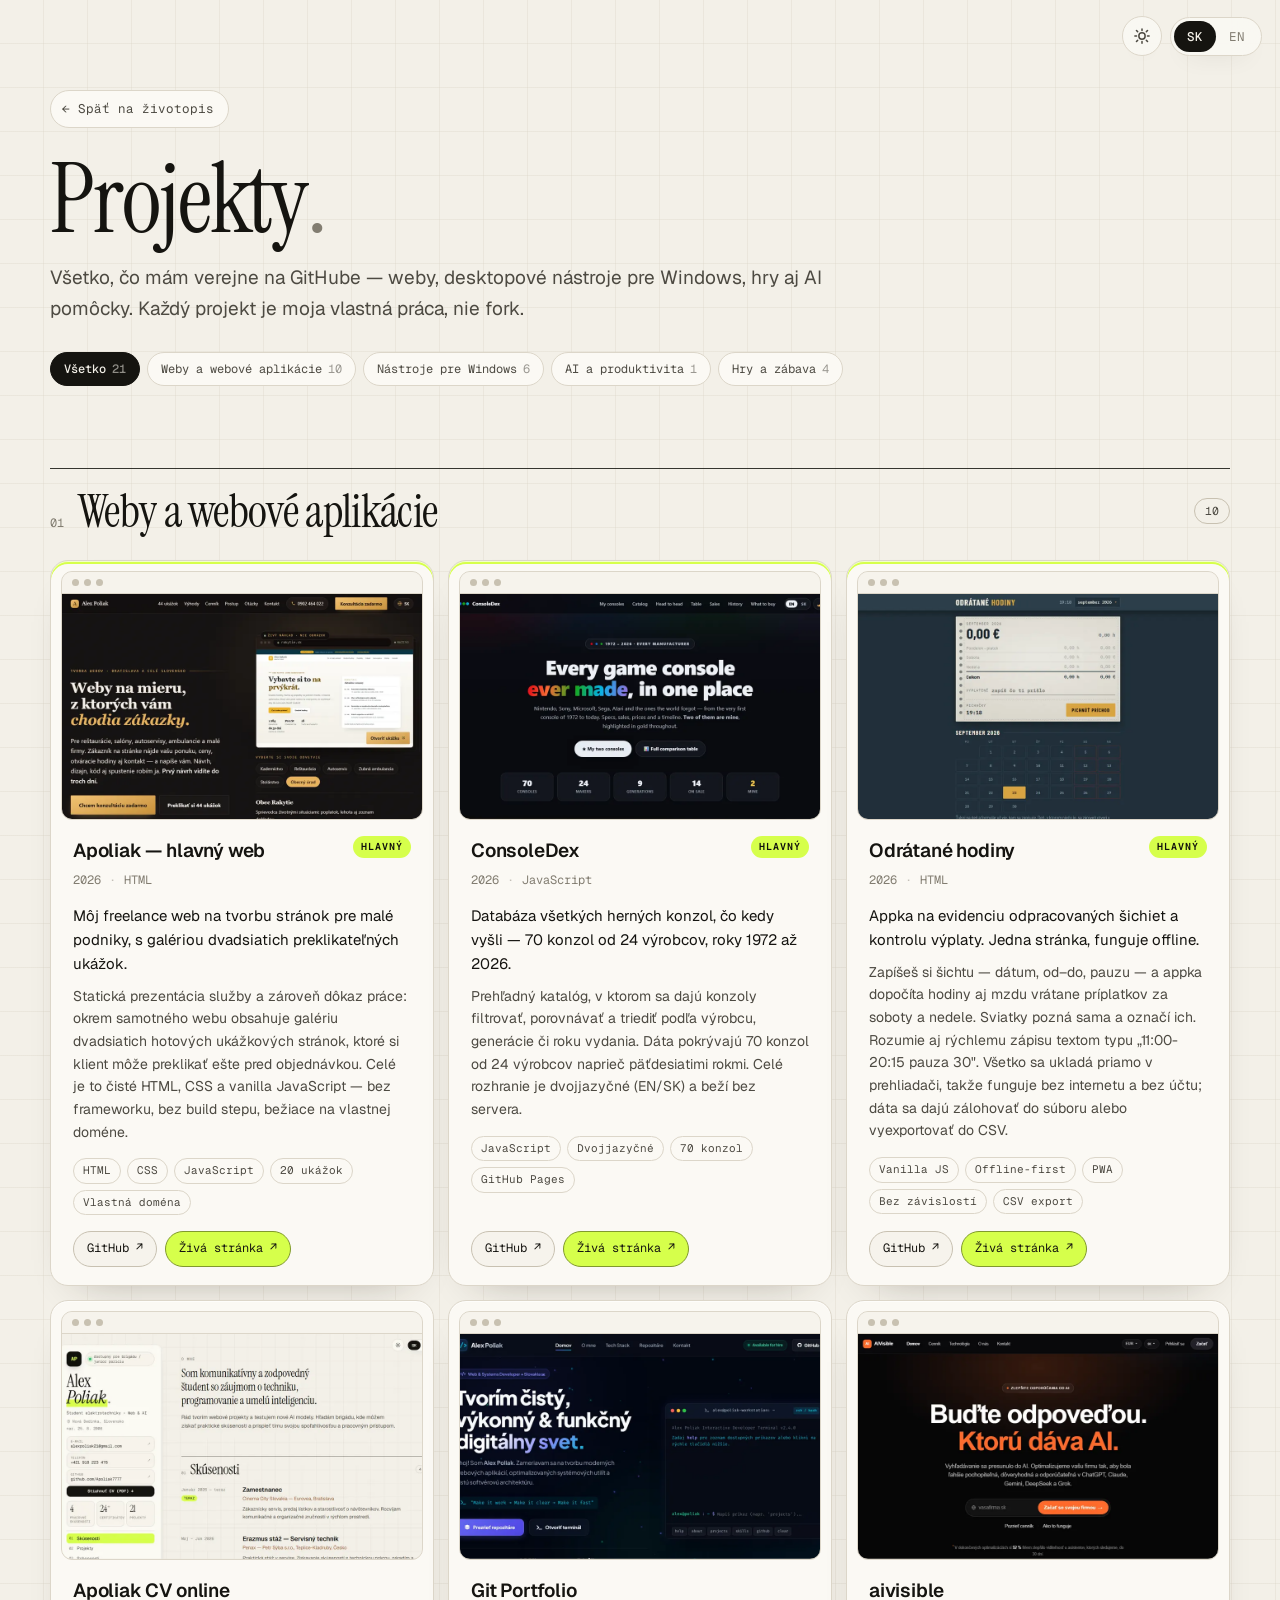
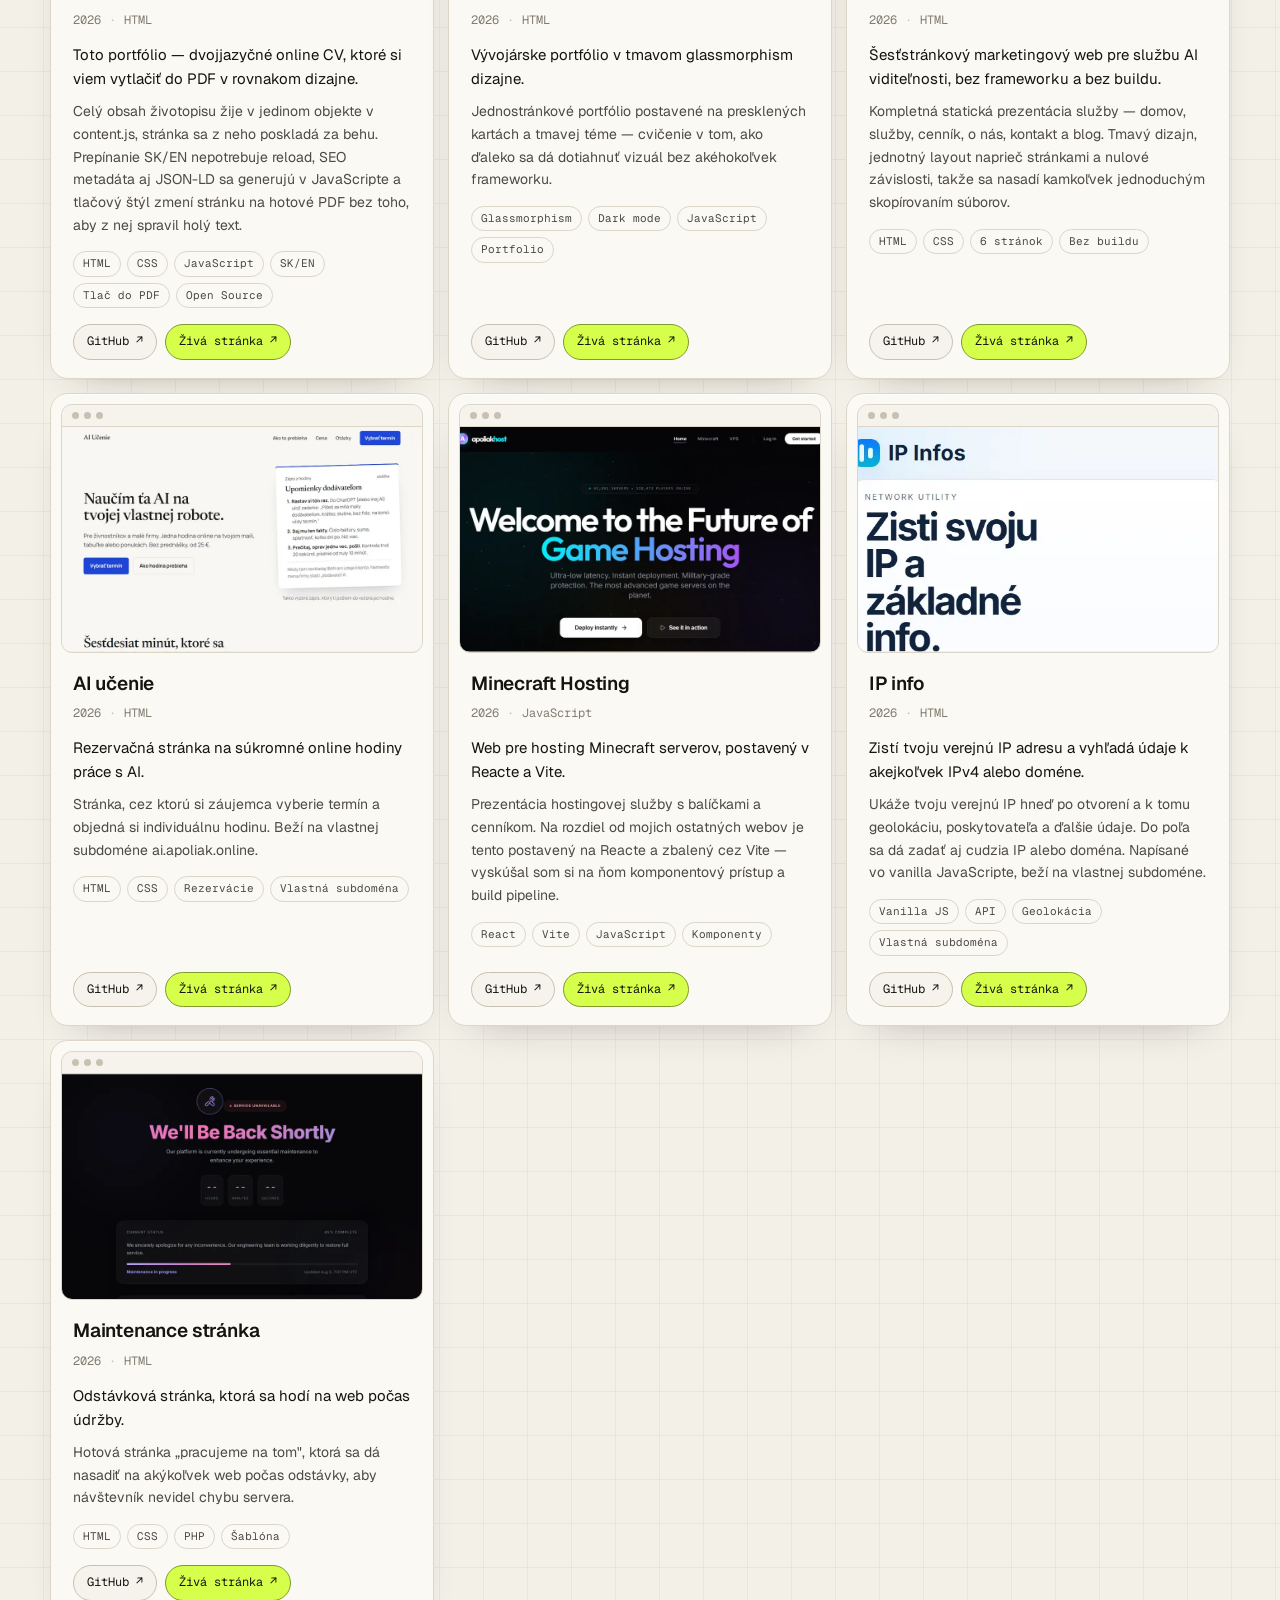
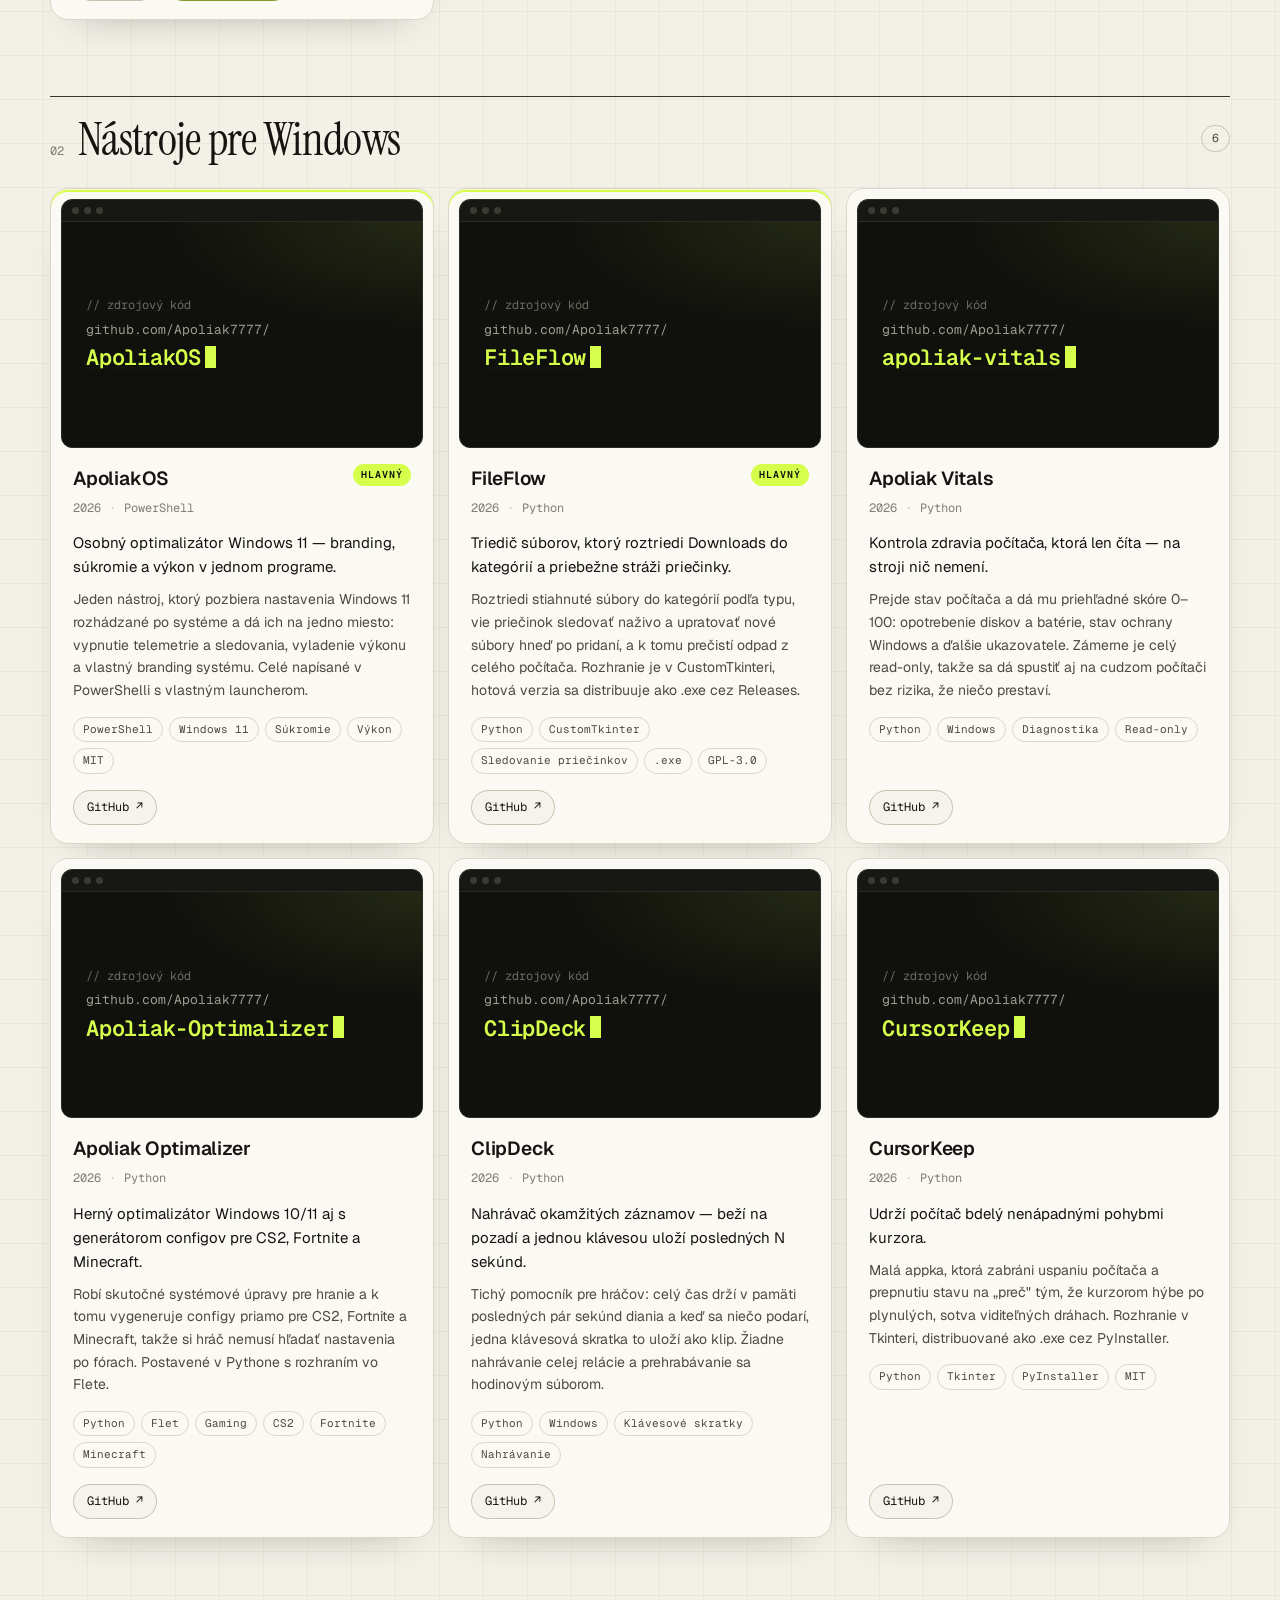
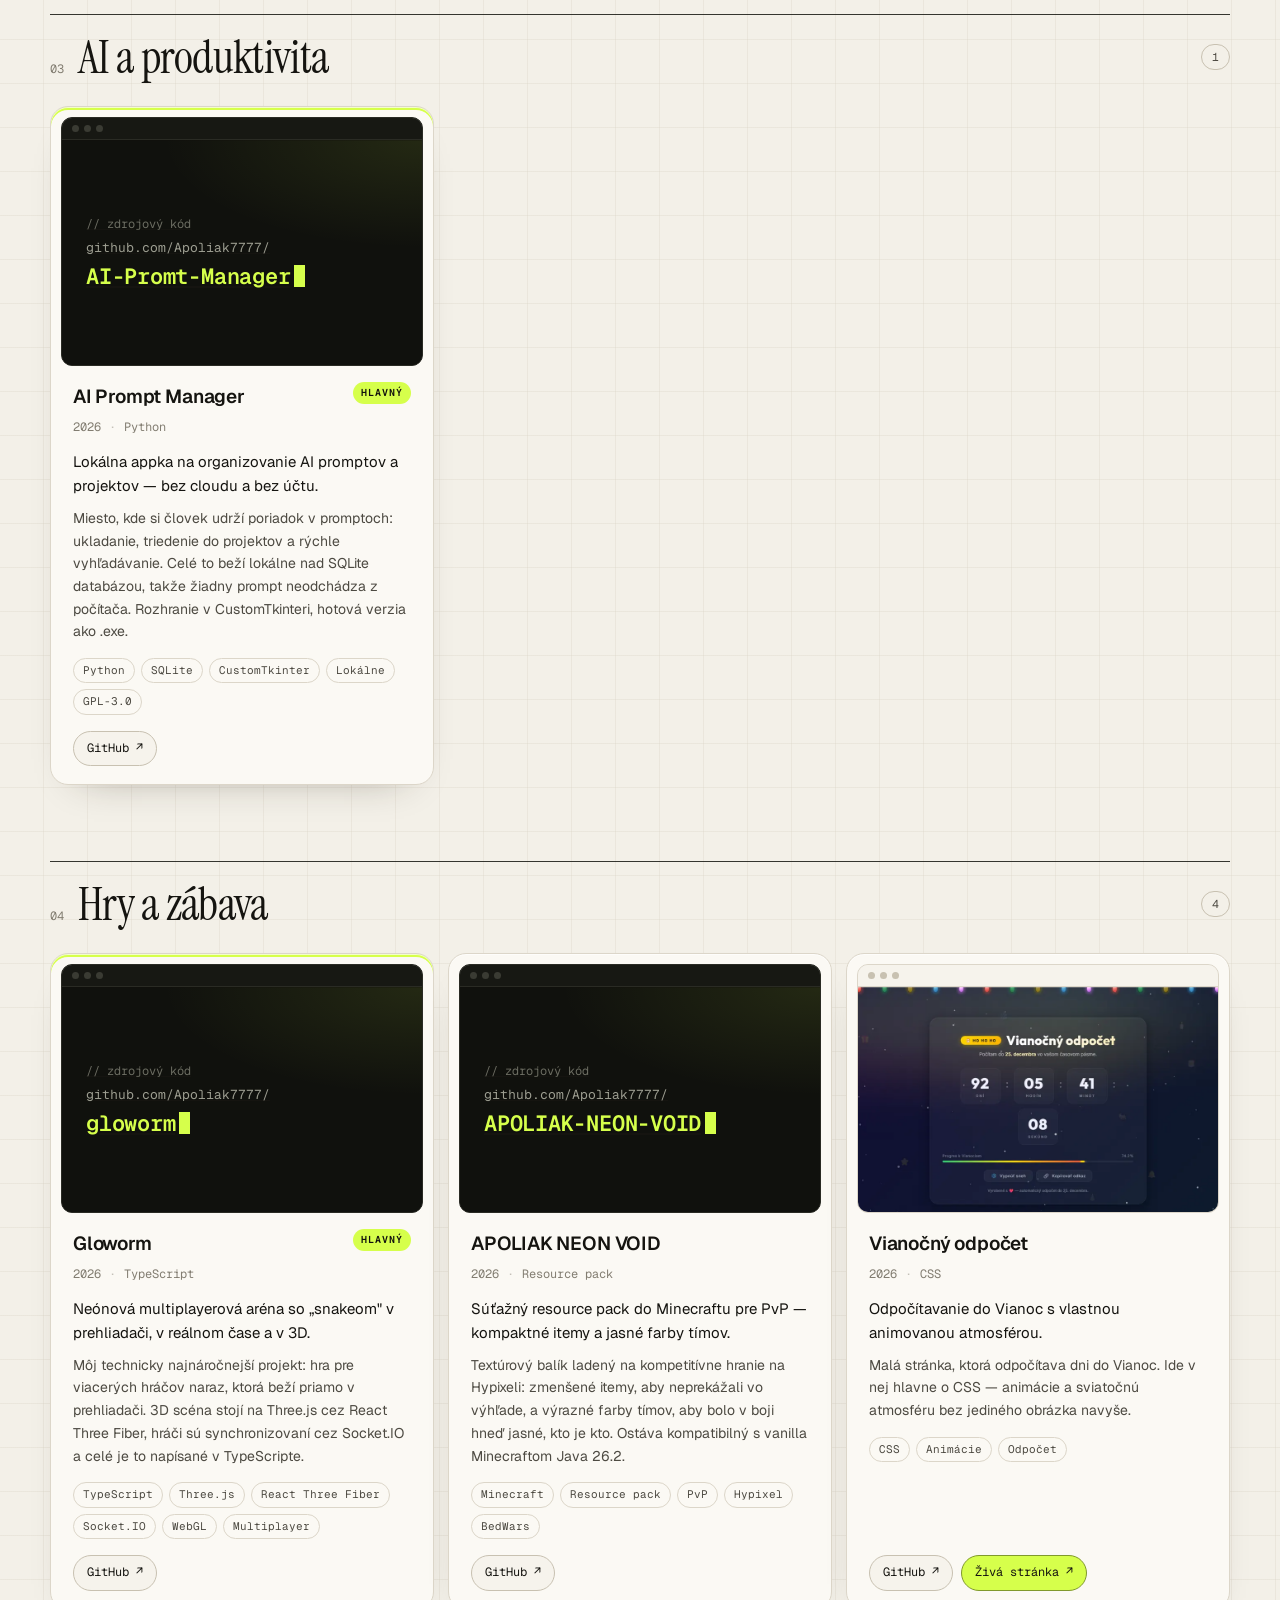
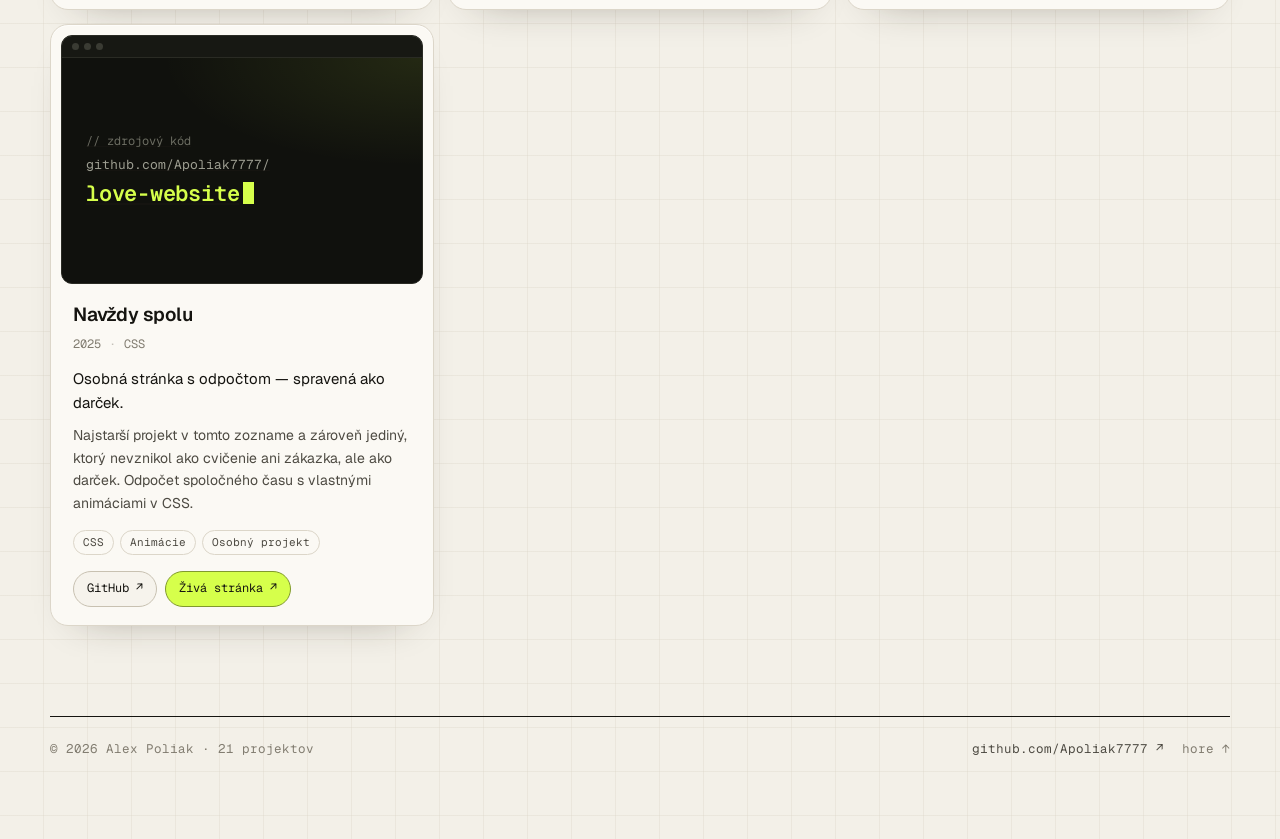
<file: projekty.html>
<!DOCTYPE html>
<html lang="sk">
<head>
  <meta charset="UTF-8">
  <meta name="viewport" content="width=device-width, initial-scale=1.0">
  <title>Projekty — Alex Poliak</title>
  <meta name="description" content="">
  <meta name="theme-color" content="#0a0b0d">
  <meta property="og:type" content="website">
  <meta property="og:title" content="">
  <meta property="og:description" content="">
  <meta property="og:image" content="" id="og-image">
  <meta property="og:image:width" content="1200">
  <meta property="og:image:height" content="630">
  <meta property="og:url" content="" id="og-url">
  <meta property="og:locale" content="sk_SK">
  <meta property="og:locale:alternate" content="en_US">
  <meta name="twitter:card" content="summary_large_image">
  <meta name="twitter:image" content="" id="tw-image">
  <link rel="canonical" href="" id="canonical">

  <link id="favicon" rel="icon" href="data:image/svg+xml,%3Csvg xmlns='http://www.w3.org/2000/svg' viewBox='0 0 64 64'%3E%3Crect width='64' height='64' rx='14' fill='%230a0b0d'/%3E%3Ctext x='32' y='44' font-family='monospace' font-size='34' font-weight='700' fill='%23d6ff4b' text-anchor='middle'%3EAP%3C/text%3E%3C/svg%3E">

  <link rel="preconnect" href="https://fonts.googleapis.com">
  <link rel="preconnect" href="https://fonts.gstatic.com" crossorigin>
  <link href="https://fonts.googleapis.com/css2?family=Geist:wght@400;500;600;700&family=Geist+Mono:wght@400;500;600&family=Instrument+Serif:ital@0;1&display=swap" rel="stylesheet" media="print" onload="this.media='all'">
  <noscript><link href="https://fonts.googleapis.com/css2?family=Geist:wght@400;500;600;700&family=Geist+Mono:wght@400;500;600&family=Instrument+Serif:ital@0;1&display=swap" rel="stylesheet"></noscript>

  <!-- svetlý / tmavý režim ešte pred prvým vykreslením (rovnaká voľba ako na životopise) -->
  <script>
    (function () {
      var th = 'light';
      try {
        th = localStorage.getItem('cv_theme');
        if (th !== 'light' && th !== 'dark') th = window.matchMedia && matchMedia('(prefers-color-scheme: dark)').matches ? 'dark' : 'light';
      } catch (e) { th = 'light'; }
      document.documentElement.setAttribute('data-theme', th);
      // prechod medzi stránkami (View Transition) prehliadač niekedy preskočí — nie je to chyba, len ticho
      function quiet(e) { var v = e.viewTransition; if (v) { v.ready.catch(function () {}); v.finished.catch(function () {}); } }
      window.addEventListener('pageswap', quiet);
      window.addEventListener('pagereveal', quiet);
    })();
  </script>
  <link rel="stylesheet" href="style.css">
</head>
<body>
  <a class="skip" href="#app">Preskočiť na obsah / Skip to content</a>
  <div class="toast" id="toast" role="status" aria-live="polite"></div>

  <button type="button" class="fab-top" id="fab-top" aria-label="Späť hore / Back to top" title="Späť hore / Back to top">&#8593;</button>

  <div class="topbar">
    <button type="button" class="theme-btn" id="btn-theme" onclick="toggleTheme()" aria-label="Svetlý / tmavý režim" title="Svetlý / tmavý režim">
      <svg class="i-sun" viewBox="0 0 24 24" fill="none" stroke="currentColor" stroke-width="2" stroke-linecap="round" aria-hidden="true"><circle cx="12" cy="12" r="4.2"/><path d="M12 2.5v2.2M12 19.3v2.2M4.6 4.6l1.6 1.6M17.8 17.8l1.6 1.6M2.5 12h2.2M19.3 12h2.2M4.6 19.4l1.6-1.6M17.8 6.2l1.6-1.6"/></svg>
      <svg class="i-moon" viewBox="0 0 24 24" fill="none" stroke="currentColor" stroke-width="2" stroke-linecap="round" stroke-linejoin="round" aria-hidden="true"><path d="M20.5 14.2A8.5 8.5 0 0 1 9.8 3.5a8.5 8.5 0 1 0 10.7 10.7z"/></svg>
    </button>
    <div class="lang" role="group" aria-label="Jazyk / Language">
      <button id="btn-sk" class="active" onclick="setLang('sk')">SK</button>
      <button id="btn-en" onclick="setLang('en')">EN</button>
    </div>
  </div>

  <main class="wrap" id="app">
    <noscript><div style="padding:80px 0;color:#f4f5f7;font:16px/1.6 sans-serif">Táto stránka potrebuje zapnutý JavaScript. / This page requires JavaScript.</div></noscript>
    <div id="boot" style="padding:80px 0;color:#a7abb5;font:16px/1.6 sans-serif">Načítavam projekty… / Loading…</div>
  </main>

  <!-- DÁTA -->
  <script src="projects.js"></script>
  <script>
    var P = window.PROJECTS_DATA;
    var lang = 'sk';
    var filter = 'all';
    var toastTimer, io;

    function t(v, l) {
      if (v && typeof v === 'object' && !Array.isArray(v)) return v[l] != null ? v[l] : (v.sk != null ? v.sk : (v.en != null ? v.en : ''));
      return v != null ? v : '';
    }
    function esc(s) { return String(s).replace(/[&<>"']/g, function (c) { return ({'&':'&amp;','<':'&lt;','>':'&gt;','"':'&quot;',"'":'&#39;'})[c]; }); }
    function safeUrl(u) {
      u = String(u || '').trim();
      if (/^\s*javascript:/i.test(u)) return '#';
      return u;
    }
    function getSiteUrl() {
      if (location.protocol === 'http:' || location.protocol === 'https:') {
        return location.origin + location.pathname.replace(/\/[^\/]*$/, '');
      }
      return '';
    }
    function showToast(msg) {
      var el = document.getElementById('toast');
      if (!el) return;
      el.textContent = msg;
      el.classList.add('show');
      clearTimeout(toastTimer);
      toastTimer = setTimeout(function () { el.classList.remove('show'); }, 2200);
    }
    function setMeta(sel, val, attr, id) {
      var el = id ? document.getElementById(id) : document.querySelector(sel);
      if (el) el.setAttribute(attr || 'content', val || '');
    }

    // text rozdelený na slová — pri odhalení každé slovo vyjde zospodu (CSS .split .w)
    function splitWords(str) {
      return String(str).split(/\s+/).filter(Boolean).map(function (w, i) {
        return '<span class="w"><span style="--wi:' + i + '">' + esc(w) + '</span></span>';
      }).join(' ');
    }

    /* slovenské skloňovanie: 1 projekt, 2–4 projekty, 5+ projektov */
    function plProj(n, l) {
      if (l === 'sk') return n === 1 ? 'projekt' : (n >= 2 && n <= 4 ? 'projekty' : 'projektov');
      return n === 1 ? 'project' : 'projects';
    }

    function updateSeo() {
      var m = P.meta || {};
      var base = getSiteUrl();
      var here = base ? base + '/projekty.html' : '';
      var og = base ? base + '/og-image.png' : '';
      var desc = t(m.description, lang);
      document.title = t(m.title, lang) || 'Projekty';
      setMeta('meta[name="description"]', desc);
      setMeta('meta[property="og:title"]', t(m.title, lang), 'content');
      setMeta('meta[property="og:description"]', desc, 'content');
      setMeta('meta[property="og:image"]', og, 'content', 'og-image');
      setMeta('meta[name="twitter:image"]', og, 'content', 'tw-image');
      setMeta('meta[property="og:url"]', here, 'content', 'og-url');
      setMeta('link#canonical', here, 'href', 'canonical');

      var old = document.getElementById('ld-projects');
      if (old) old.remove();
      var list = visibleProjects();
      var script = document.createElement('script');
      script.id = 'ld-projects';
      script.type = 'application/ld+json';
      script.textContent = JSON.stringify({
        '@context': 'https://schema.org',
        '@type': 'CollectionPage',
        name: t(m.title, lang),
        description: desc,
        url: here || undefined,
        hasPart: (P.projects || []).map(function (p) {
          return {
            '@type': 'SoftwareSourceCode',
            name: p.name,
            description: t(p.short, lang),
            codeRepository: p.repo || undefined,
            url: p.live || p.repo || undefined,
            programmingLanguage: p.lang || undefined
          };
        })
      });
      document.head.appendChild(script);
      return list;
    }

    function visibleProjects() {
      var all = P.projects || [];
      return filter === 'all' ? all : all.filter(function (p) { return p.group === filter; });
    }

    function renderFilters() {
      var groups = P.groups || [];
      var all = P.projects || [];
      var s = '<div class="filters rise d4" role="group" aria-label="' + (lang === 'sk' ? 'Filter kategórií' : 'Category filter') + '">';
      s += '<button type="button" data-filter="all" class="' + (filter === 'all' ? 'is-active' : '') + '">'
         + (lang === 'sk' ? 'Všetko' : 'All') + '<span class="count">' + all.length + '</span></button>';
      groups.forEach(function (g) {
        var n = all.filter(function (p) { return p.group === g.key; }).length;
        if (!n) return;
        s += '<button type="button" data-filter="' + esc(g.key) + '" class="' + (filter === g.key ? 'is-active' : '') + '">'
           + esc(t(g.label, lang)) + '<span class="count">' + n + '</span></button>';
      });
      return s + '</div>';
    }

    function renderCard(p) {
      var repo = safeUrl(p.repo || '');
      var live = safeUrl(p.live || '');
      var tags = (p.tags || []).map(function (x) { return '<span>' + esc(x) + '</span>'; }).join('');
      var meta = [];
      if (p.year) meta.push(String(p.year));
      if (p.lang) meta.push(esc(p.lang));
      var shotUrl = live || repo;
      var shot = '';
      if (p.img) {
        shot = '<a class="project-shot proj-shot" href="' + esc(shotUrl) + '" target="_blank" rel="noopener" tabindex="-1" aria-hidden="true">'
           + '<span class="shot-bar"><i></i><i></i><i></i></span>'
           + '<span class="shot-img"><img src="' + esc(safeUrl(p.img)) + '" alt="" loading="lazy" decoding="async" width="960" height="600"></span></a>';
      } else {
        // projekt bez živého webu: „okno s kódom" s cestou k repozitáru na GitHube
        var gh = /github\.com\/([^\/]+)\/([^\/?#]+)/i.exec(repo);
        if (gh) shot = '<a class="project-shot proj-shot is-code" href="' + esc(repo) + '" target="_blank" rel="noopener" tabindex="-1" aria-hidden="true">'
           + '<span class="shot-bar"><i></i><i></i><i></i></span>'
           + '<span class="shot-img"><span class="code-c">// ' + (lang === 'sk' ? 'zdrojový kód' : 'source code') + '</span>'
           + '<span class="code-u">github.com/' + esc(gh[1]) + '/</span>'
           + '<span class="code-n">' + esc(gh[2]) + '</span></span></a>';
      }
      var s = '<article class="proj-card r-item' + (p.featured ? ' featured' : '') + (shot ? ' has-shot' : '') + '">' + shot;
      s += '<div class="proj-head"><span class="proj-name">' + esc(p.name) + '</span>'
         + (p.featured ? '<span class="proj-badge">' + (lang === 'sk' ? 'Hlavný' : 'Featured') + '</span>' : '')
         + '</div>';
      if (meta.length) s += '<div class="proj-meta">' + meta.join('<span class="dot-sep">·</span>') + '</div>';
      if (t(p.short, lang)) s += '<p class="proj-short">' + esc(t(p.short, lang)) + '</p>';
      if (t(p.desc, lang))  s += '<p class="proj-desc">' + esc(t(p.desc, lang)) + '</p>';
      if (tags) s += '<div class="proj-tags">' + tags + '</div>';
      s += '<div class="proj-links">';
      if (repo) s += '<a href="' + esc(repo) + '" target="_blank" rel="noopener">GitHub &#8599;</a>';
      if (live) s += '<a class="is-live" href="' + esc(live) + '" target="_blank" rel="noopener">'
                   + (lang === 'sk' ? 'Živá stránka' : 'Live site') + ' &#8599;</a>';
      s += '</div></article>';
      return s;
    }

    function render() {
      var m = P.meta || {};
      var list = updateSeo();
      var groups = P.groups || [];
      var html = '';

      html += '<header class="page-head">';
      html += '<a class="back-link rise d1" href="index.html">&#8592; ' + esc(t(m.backLabel, lang)) + '</a>';
      html += '<h1 class="rise d2 split">' + splitWords(t(m.heading, lang)) + '<span class="accent">.</span></h1>';
      html += '<p class="page-lead rise d3">' + esc(t(m.lead, lang)) + '</p>';
      html += renderFilters();
      html += '</header>';

      if (!list.length) {
        html += '<div class="proj-empty">' + (lang === 'sk' ? 'V tejto kategórii zatiaľ nič nie je.' : 'Nothing in this category yet.') + '</div>';
      } else if (filter === 'all') {
        // pri "Všetko" držíme projekty zoskupené podľa kategórií
        var num = 0;
        groups.forEach(function (g) {
          var items = list.filter(function (p) { return p.group === g.key; });
          if (!items.length) return;
          num++;
          var n = (num < 10 ? '0' : '') + num;
          html += '<section class="reveal" id="section-' + esc(g.key) + '"><div class="sec-head">'
                + '<span class="sec-num">' + n + '</span>'
                + '<span class="sec-title split">' + splitWords(t(g.label, lang)) + '</span>'
                + '<span class="sec-count">' + items.length + '</span></div>';
          html += '<div class="proj-grid">' + items.map(renderCard).join('') + '</div></section>';
        });
      } else {
        var g = groups.filter(function (x) { return x.key === filter; })[0];
        html += '<section class="reveal" id="section-' + esc(filter) + '"><div class="sec-head">'
              + '<span class="sec-num">01</span>'
              + '<span class="sec-title split">' + splitWords(g ? t(g.label, lang) : '') + '</span>'
              + '<span class="sec-count">' + list.length + '</span></div>';
        html += '<div class="proj-grid">' + list.map(renderCard).join('') + '</div></section>';
      }

      html += '<footer class="reveal"><span>&copy; ' + new Date().getFullYear() + ' Alex Poliak &middot; '
            + (P.projects || []).length + ' ' + plProj((P.projects || []).length, lang) + '</span>';
      html += '<span style="display:inline-flex;gap:18px;align-items:center">';
      html += '<a href="' + esc(safeUrl(m.profileUrl || '')) + '" target="_blank" rel="noopener">github.com/Apoliak7777 &#8599;</a>';
      html += '<button class="to-top" onclick="window.scrollTo({top:0,behavior:\'smooth\'})">' + (lang === 'sk' ? 'hore' : 'top') + ' &#8593;</button>';
      html += '</span></footer>';

      document.getElementById('app').innerHTML = html;
      document.documentElement.lang = lang;
      document.getElementById('btn-sk').classList.toggle('active', lang === 'sk');
      document.getElementById('btn-en').classList.toggle('active', lang === 'en');

      observeReveals();
      bindInteractions();
    }

    function observeReveals() {
      if (!window.IntersectionObserver) {
        document.querySelectorAll('.reveal').forEach(function (el) { el.classList.add('in'); });
        return;
      }
      if (io) io.disconnect();
      io = new IntersectionObserver(function (entries) {
        entries.forEach(function (e) { if (e.isIntersecting) { e.target.classList.add('in'); io.unobserve(e.target); } });
      }, { threshold: 0.08 });
      document.querySelectorAll('.reveal').forEach(function (el) {
        var kids = el.querySelectorAll('.proj-card');
        Array.prototype.forEach.call(kids, function (k, i) { k.style.setProperty('--i', i); });
        io.observe(el);
      });
    }

    function bindInteractions() {
      document.querySelectorAll('.filters button').forEach(function (btn) {
        btn.onclick = function () {
          filter = btn.getAttribute('data-filter') || 'all';
          try { sessionStorage.setItem('proj_filter', filter); } catch (e) {}
          render();
          var head = document.querySelector('.page-head');
          if (head) window.scrollTo({ top: 0, behavior: 'smooth' });
        };
      });
      var fab = document.getElementById('fab-top');
      if (fab) fab.onclick = function () { window.scrollTo({ top: 0, behavior: 'smooth' }); };
    }

    function onScroll() {
      var st = document.documentElement.scrollTop || document.body.scrollTop;
      var fab = document.getElementById('fab-top');
      if (fab) fab.classList.toggle('show', st > 420);
    }
    window.addEventListener('scroll', onScroll, { passive: true });

    // svetlý / tmavý režim — tá istá uložená voľba ako na životopise
    function toggleTheme() {
      var root = document.documentElement;
      var next = root.getAttribute('data-theme') === 'dark' ? 'light' : 'dark';
      function apply() {
        root.setAttribute('data-theme', next);
        try { localStorage.setItem('cv_theme', next); } catch (e) {}
        var tc = document.querySelector('meta[name="theme-color"]');
        if (tc) tc.setAttribute('content', next === 'dark' ? '#0e0e0c' : '#f3f0e8');
      }
      var reduce = window.matchMedia && matchMedia('(prefers-reduced-motion: reduce)').matches;
      if (!document.startViewTransition || reduce) { apply(); return; }
      var b = document.getElementById('btn-theme').getBoundingClientRect();
      var x = b.left + b.width / 2, y = b.top + b.height / 2;
      var rad = Math.hypot(Math.max(x, window.innerWidth - x), Math.max(y, window.innerHeight - y));
      root.classList.add('theme-vt');
      var vt = document.startViewTransition(apply);
      vt.ready.then(function () {
        root.animate({ clipPath: ['circle(0px at ' + x + 'px ' + y + 'px)', 'circle(' + rad + 'px at ' + x + 'px ' + y + 'px)'] },
                     { duration: 700, easing: 'cubic-bezier(.22,.61,.36,1)', pseudoElement: '::view-transition-new(root)' });
      }).catch(function () {});
      vt.finished.then(function () { root.classList.remove('theme-vt'); }, function () { root.classList.remove('theme-vt'); });
    }

    function setLang(l) {
      lang = (l === 'en') ? 'en' : 'sk';
      try { localStorage.setItem('cv_lang', lang); sessionStorage.setItem('cv_lang', lang); } catch (e) {}
      render();
    }

    (function start() {
      try {
        var saved = null;
        try { saved = sessionStorage.getItem('cv_lang') || localStorage.getItem('cv_lang'); } catch (e) {}
        if (saved === 'en' || saved === 'sk') lang = saved;
        try {
          var f = sessionStorage.getItem('proj_filter');
          if (f && (f === 'all' || (P.groups || []).some(function (g) { return g.key === f; }))) filter = f;
        } catch (e) {}
        render();
      } catch (err) {
        document.getElementById('app').innerHTML =
          '<div style="padding:80px 0;color:#ff9d54;font:15px/1.6 monospace">Chyba pri načítaní projektov: '
          + esc(err && err.message ? err.message : String(err)) + '</div>';
        return;
      }

      function markLoaded() { document.body.classList.add('loaded'); }
      if (window.requestAnimationFrame) {
        requestAnimationFrame(function () { requestAnimationFrame(markLoaded); });
      } else { markLoaded(); }
      setTimeout(markLoaded, 400);

      // núdzová poistka: keby niečo vo viewporte ostalo neviditeľné
      setTimeout(function () {
        var stuck = false;
        // aj karty vnútri sekcií — sekcia môže byť odhalená a obsah zaseknutý
        document.querySelectorAll('.rise, .reveal, .proj-card').forEach(function (el) {
          var r = el.getBoundingClientRect();
          if (r.top < window.innerHeight && r.bottom > 0 && getComputedStyle(el).opacity === '0') stuck = true;
        });
        if (stuck) document.body.classList.add('force');
      }, 1400);
    })();
  </script>
</body>
</html>
</file>
<file: style.css>
/* ============================================================================
   style.css — dizajnový systém portfólia Alexa Poliaka („papier & zvýrazňovač")
   Zdieľa ho index.html (životopis) aj projekty.html (všetky GitHub projekty).
   Farby --accent / --accent-2 / --accent-3 sem zapisuje render() z content.js;
   na svetlom podklade sa z nich cez color-mix odvodzujú tmavšie „atramentové" tóny.
   Téma: <html data-theme="light|dark"> nastavuje skript v <head> a prepínač hore.
   ============================================================================ */

:root {
  --accent:   #d6ff4b;
  --accent-2: #ff9d54;
  --accent-3: #7cc5ff;
  --ease:     cubic-bezier(.22,.61,.36,1);
  --radius:    18px;
  --radius-sm: 12px;
  --radius-xs: 8px;
  --maxw:      1180px;
  --side-w:    330px;
  --font-sans:  'Geist', 'Inter', system-ui, -apple-system, 'Segoe UI', sans-serif;
  --font-serif: 'Instrument Serif', 'Iowan Old Style', Georgia, serif;
  --font-mono:  'Geist Mono', 'JetBrains Mono', ui-monospace, monospace;
}

/* ---- svetlá téma: teplý papier, čierny atrament ---- */
:root, :root[data-theme="light"] {
  --bg:        #f3f0e8;
  --bg-2:      #ece8dd;
  --surface:   #fbf9f4;
  --surface-2: #f6f3ec;
  --line:      #dcd6c9;
  --line-2:    #c8c1b1;
  --text:      #151410;
  --text-mid:  #4d4a42;
  --text-dim:  #827d71;
  --mark:      var(--accent);                                   /* zvýrazňovač za textom */
  --on-mark:   #151410;
  --tint:      46%;                                             /* koľko farby ostane v „atramente" */
  --tint-to:   #0e0d0a;
  --ink-1:     color-mix(in srgb, var(--accent)   32%, #10120a);
  --ink-2:     color-mix(in srgb, var(--accent-2) 58%, #1a0c02);
  --ink-3:     color-mix(in srgb, var(--accent-3) 44%, #041222);
  --shadow:    0 1px 0 rgba(255,255,255,.7) inset, 0 18px 40px -30px rgba(40,34,20,.45);
  --shadow-hi: 0 1px 0 rgba(255,255,255,.7) inset, 0 28px 60px -34px rgba(40,34,20,.55);
  color-scheme: light;
}
/* ---- tmavá téma: grafit, limetka svieti priamo ---- */
:root[data-theme="dark"] {
  --bg:        #0e0e0c;
  --bg-2:      #141412;
  --surface:   #171714;
  --surface-2: #1c1c19;
  --line:      #2a2925;
  --line-2:    #3a3933;
  --text:      #f2f0e9;
  --text-mid:  #b3afa4;
  --text-dim:  #7d7a70;
  --mark:      var(--accent);
  --on-mark:   #0e0e0c;
  --tint:      100%;
  --tint-to:   #ffffff;
  --ink-1:     var(--accent);
  --ink-2:     var(--accent-2);
  --ink-3:     var(--accent-3);
  --shadow:    0 1px 0 rgba(255,255,255,.03) inset, 0 18px 40px -28px rgba(0,0,0,.9);
  --shadow-hi: 0 1px 0 rgba(255,255,255,.04) inset, 0 28px 60px -30px rgba(0,0,0,.95);
  color-scheme: dark;
}

* { box-sizing: border-box; margin: 0; padding: 0; }
html { scroll-behavior: smooth; }
::selection { background: var(--mark); color: var(--on-mark); }

body {
  font-family: var(--font-sans);
  color: var(--text);
  line-height: 1.6;
  font-size: 16px;
  -webkit-font-smoothing: antialiased;
  text-rendering: optimizeLegibility;
  min-height: 100vh;
  background-color: var(--bg);
  /* jemná papierová mriežka */
  background-image:
    linear-gradient(to right, color-mix(in srgb, var(--line) 38%, transparent) 1px, transparent 1px),
    linear-gradient(to bottom, color-mix(in srgb, var(--line) 38%, transparent) 1px, transparent 1px);
  background-size: 44px 44px;
  background-position: -1px -1px;
  padding: 0 28px 80px;
  overflow-x: hidden;
}
.wrap { max-width: var(--maxw); margin: 0 auto; position: relative; }
code, .mono { font-family: var(--font-mono); }
a { color: inherit; }

.skip {
  position: absolute; left: -9999px; top: auto; z-index: 60;
  padding: 10px 16px; background: var(--mark); color: var(--on-mark);
  border-radius: var(--radius-xs); font-weight: 600; text-decoration: none;
}
.skip:focus { left: 16px; top: 16px; outline: 2px solid var(--text); outline-offset: 2px; }

/* staré dekorácie z predošlého dizajnu — markup ich môže ešte mať */
.aurora { display: none !important; }

.toast {
  position: fixed; left: 50%; bottom: 24px; transform: translateX(-50%) translateY(16px);
  background: var(--text); color: var(--bg);
  padding: 11px 18px; border-radius: 999px; font-family: var(--font-mono); font-size: 13px;
  opacity: 0; pointer-events: none; z-index: 70; transition: opacity .22s var(--ease), transform .22s var(--ease);
  box-shadow: 0 16px 40px -20px rgba(0,0,0,.6);
}
.toast.show { opacity: 1; transform: translateX(-50%) translateY(0); }

/* ---- horná lišta: tmavý/svetlý režim + jazyk ---- */
.topbar {
  position: fixed; top: 16px; right: 18px; z-index: 40;
  display: inline-flex; align-items: center; gap: 8px;
}
.theme-btn, .lang {
  background: color-mix(in srgb, var(--surface) 82%, transparent);
  border: 1px solid var(--line); border-radius: 999px;
  -webkit-backdrop-filter: blur(12px); backdrop-filter: blur(12px);
  box-shadow: 0 10px 26px -18px rgba(0,0,0,.45);
}
.theme-btn {
  appearance: none; width: 40px; height: 40px; display: grid; place-items: center;
  color: var(--text-mid); cursor: pointer; transition: color .18s var(--ease), border-color .18s var(--ease), transform .3s var(--ease);
}
.theme-btn:hover { color: var(--text); border-color: var(--line-2); }
.theme-btn:active { transform: rotate(-20deg) scale(.95); }
.theme-btn svg { width: 18px; height: 18px; display: block; }
.theme-btn .i-moon { display: none; }
:root[data-theme="dark"] .theme-btn .i-sun { display: none; }
:root[data-theme="dark"] .theme-btn .i-moon { display: block; }
.lang { display: inline-flex; padding: 3px; font-family: var(--font-mono); font-size: 12.5px; }
.lang button {
  appearance: none; border: none; background: transparent; color: var(--text-dim);
  padding: 7px 13px; border-radius: 999px; cursor: pointer; font-family: inherit; font-size: inherit;
  transition: color .18s var(--ease), background .18s var(--ease);
}
.lang button:hover { color: var(--text); }
.lang button.active { background: var(--text); color: var(--bg); font-weight: 500; }
.theme-btn:focus-visible, .lang button:focus-visible { outline: 2px solid var(--text); outline-offset: 2px; }

.fab-top {
  position: fixed; right: 20px; bottom: 22px; z-index: 35;
  width: 46px; height: 46px; border-radius: 50%; border: 1px solid var(--line-2);
  background: var(--text); color: var(--bg); font-size: 18px; cursor: pointer;
  box-shadow: 0 14px 30px -16px rgba(0,0,0,.55);
  opacity: 0; transform: translateY(10px); pointer-events: none;
  transition: opacity .22s var(--ease), transform .22s var(--ease);
}
.fab-top.show { opacity: 1; transform: none; pointer-events: auto; }
.fab-top:hover { transform: translateY(-2px); }
.fab-top:focus-visible { outline: 2px solid var(--text); outline-offset: 3px; }

/* ---- nábehy (logiku drží index.html: .loaded, .reveal.in, --i, .force) ---- */
.rise { opacity: 0; translate: 0 14px; }
.loaded .rise { opacity: 1; translate: none; transition: opacity .7s var(--ease), translate .7s var(--ease); }
.loaded .rise.d1 { transition-delay: .04s; }
.loaded .rise.d2 { transition-delay: .1s; }
.loaded .rise.d3 { transition-delay: .16s; }
.loaded .rise.d4 { transition-delay: .22s; }
.loaded .rise.d5 { transition-delay: .28s; }
.reveal { opacity: 0; translate: 0 22px; transition: opacity .65s var(--ease), translate .65s var(--ease); }
.reveal.in { opacity: 1; translate: none; }
.reveal .sec-head::after { transform: scaleX(0); transform-origin: left; }
.reveal.in .sec-head::after { transform: scaleX(1); transition: transform .9s var(--ease) .1s; }
.reveal .r-item { opacity: 0; translate: 0 14px; }
.reveal.in .r-item {
  opacity: 1; translate: none;
  /* nábeh (opacity, translate) s oneskorením podľa poradia; hover (transform, tieň, rám) hneď */
  transition-property: opacity, translate, transform, box-shadow, border-color;
  transition-duration: .6s, .6s, .25s, .25s, .25s;
  transition-timing-function: var(--ease);
  transition-delay: calc(var(--i, 0) * 55ms + 160ms), calc(var(--i, 0) * 55ms + 160ms), 0s, 0s, 0s;
}

/* nadpisy po slovách: každé slovo vyjde zospodu spoza neviditeľnej hrany */
.split .w { display: inline-block; overflow: hidden; vertical-align: top; padding: .12em .02em .14em; margin: -.12em -.02em -.14em; }
.split .w > span { display: inline-block; translate: 0 110%; transition: translate .9s cubic-bezier(.2,.7,.2,1); transition-delay: calc(var(--wi, 0) * 55ms + 120ms); }
.reveal.in .split .w > span, .loaded .rise.split .w > span { translate: none; }
.loaded .intro .split .w > span { translate: none; transition-delay: calc(var(--wi, 0) * 40ms + 250ms); }

/* zvýrazňovač pod priezviskom sa „namaľuje" zľava doprava */
.name .hl { background-size: 0% 100% !important; background-repeat: no-repeat !important; transition: background-size 1s var(--ease) .55s; }
.loaded .name .hl { background-size: 100% 100% !important; }

body.force .rise, body.force .reveal, body.force .r-item { opacity: 1 !important; translate: none !important; }
body.force .split .w > span { translate: none !important; }
body.force .name .hl { background-size: 100% 100% !important; }
body.force .sec-head::after { transform: none !important; }

/* =========================================================================
   ROZLOŽENIE: vľavo pevný panel s identitou, vpravo obsah
   ========================================================================= */
.layout {
  display: grid; grid-template-columns: var(--side-w) minmax(0, 1fr);
  gap: 64px; align-items: start; padding-top: 34px;
}
.side { position: sticky; top: 24px; }
.side-inner {
  background: var(--surface); border: 1px solid var(--line); border-radius: var(--radius);
  box-shadow: var(--shadow); padding: 22px 22px 18px;
  max-height: calc(100vh - 48px); overflow-y: auto; scrollbar-width: none;
}
.side-inner::-webkit-scrollbar { display: none; }

.id-row { display: flex; align-items: center; gap: 12px; }
.id-row .status { margin-top: 0; }
.monogram {
  width: 48px; height: 48px; border-radius: 13px; flex-shrink: 0;
  display: grid; place-items: center;
  font-family: var(--font-mono); font-weight: 600; font-size: 17px; letter-spacing: -0.02em;
  color: var(--accent); background: #10110d;
  box-shadow: 0 0 0 1px rgba(0,0,0,.2), 0 12px 24px -14px rgba(0,0,0,.6);
}
.avatar { width: 48px; height: 48px; border-radius: 14px; object-fit: cover; border: 1px solid var(--line-2); }

.status {
  display: inline-flex; align-items: center; gap: 8px;
  font-family: var(--font-mono); font-size: 11.5px; color: var(--text-mid); line-height: 1.35;
  background: var(--surface-2); border: 1px solid var(--line);
  padding: 6px 11px; border-radius: 999px;
}
.dot { width: 8px; height: 8px; border-radius: 50%; background: var(--text-dim); flex-shrink: 0; }
.dot.on { background: #2fbf5b; animation: pulse 2.4s infinite; }
@keyframes pulse {
  0%   { box-shadow: 0 0 0 0 color-mix(in srgb, #2fbf5b 55%, transparent); }
  70%  { box-shadow: 0 0 0 8px transparent; }
  100% { box-shadow: 0 0 0 0 transparent; }
}

.name {
  font-family: var(--font-serif); font-weight: 400;
  font-size: 58px; line-height: .92; letter-spacing: -0.02em;
  margin-top: 20px; color: var(--text);
}
.name .hl {
  font-style: italic;
  background: linear-gradient(transparent 60%, var(--mark) 60%, var(--mark) 92%, transparent 92%);
  padding: 0 .08em 0 .02em; margin-left: -.02em;
  -webkit-box-decoration-break: clone; box-decoration-break: clone;
}
.name .accent { color: var(--text-dim); }
:root[data-theme="dark"] .name .hl { background: none; color: var(--accent); }
.role { font-family: var(--font-mono); font-size: 12.5px; color: var(--text-mid); margin-top: 14px; letter-spacing: .01em; }
.facts { display: flex; flex-wrap: wrap; gap: 4px 14px; margin-top: 8px; font-family: var(--font-mono); font-size: 12px; color: var(--text-dim); }
.facts span { display: inline-flex; align-items: center; gap: 6px; }
.facts svg { width: 13px; height: 13px; opacity: .8; }


/* kontakty */
.links { display: flex; flex-direction: column; gap: 5px; margin-top: 16px; }
.links a, .links button {
  appearance: none; cursor: pointer; text-align: left;
  display: flex; align-items: center; justify-content: space-between; gap: 10px;
  font-family: var(--font-mono); font-size: 13px; line-height: 1.3;
  padding: 8px 12px; background: var(--surface-2); border: 1px solid var(--line);
  border-radius: var(--radius-sm); color: var(--text); text-decoration: none;
  transition: border-color .18s var(--ease), background .18s var(--ease), transform .18s var(--ease);
}
.links a::after { content: "\2197"; color: var(--text-dim); transition: transform .18s var(--ease), color .18s var(--ease); }
.links a:hover, .links button:hover { border-color: var(--line-2); background: var(--surface); transform: translateX(2px); }
.links a:hover::after { color: var(--text); transform: translate(2px, -2px); }
.links a:focus-visible, .links button:focus-visible { outline: 2px solid var(--text); outline-offset: 2px; }
.links .lk { display: flex; flex-direction: column; gap: 1px; min-width: 0; }
.links .lk-label { font-size: 10px; text-transform: uppercase; letter-spacing: .08em; color: var(--text-dim); }
.links .lk-val { font-size: 12.5px; overflow: hidden; text-overflow: ellipsis; white-space: nowrap; }
.links .cv { background: var(--text); color: var(--bg); border-color: var(--text); font-weight: 500; justify-content: center; }
.links .cv:hover { background: var(--text); transform: translateY(-1px); box-shadow: 0 12px 24px -16px rgba(0,0,0,.6); }
.links a.cv::after { content: none; }

/* čísla */
.stats { display: grid; grid-template-columns: repeat(3, 1fr); gap: 6px; margin-top: 14px; }
.stat {
  border: 1px solid var(--line); border-radius: var(--radius-sm); padding: 9px 10px 8px;
  background: var(--surface-2); min-width: 0;
}
.stat-num { font-family: var(--font-serif); font-size: 30px; line-height: 1; letter-spacing: -0.02em; color: var(--text); }
.stat-num .plus { font-size: .6em; vertical-align: .55em; margin-left: 1px; color: var(--ink-1); }
.stat-label { font-family: var(--font-mono); font-size: 10px; color: var(--text-dim); text-transform: uppercase; letter-spacing: .06em; margin-top: 7px; line-height: 1.3; }

/* navigácia sekciami — zvislý zoznam s číslami, aktívna položka zvýraznená */
.jump-nav { display: flex; flex-direction: column; margin-top: 14px; border-top: 1px solid var(--line); padding-top: 8px; counter-reset: nav; }
.jump-nav a {
  counter-increment: nav;
  display: flex; align-items: center; gap: 12px;
  font-size: 14px; color: var(--text-mid); text-decoration: none;
  padding: 5px 8px; border-radius: 8px;
  transition: color .18s var(--ease), background .18s var(--ease);
}
.jump-nav a::before { content: counter(nav, decimal-leading-zero); font-family: var(--font-mono); font-size: 11px; color: var(--text-dim); }
.jump-nav a:hover { color: var(--text); background: var(--surface-2); }
.jump-nav a.is-active { color: var(--on-mark); background: var(--mark); font-weight: 500; }
.jump-nav a.is-active::before { color: var(--on-mark); opacity: .6; }
.jump-nav a:focus-visible { outline: 2px solid var(--text); outline-offset: 1px; }

/* =========================================================================
   OBSAH
   ========================================================================= */
.main { min-width: 0; padding-top: 8px; }
.intro { padding: 30px 0 8px; }
.kicker { font-family: var(--font-mono); font-size: 12px; color: var(--text-dim); text-transform: uppercase; letter-spacing: .14em; }
.intro .bio {
  font-family: var(--font-serif); font-size: clamp(26px, 2.9vw, 36px); line-height: 1.22; letter-spacing: -0.01em;
  color: var(--text); margin-top: 14px; max-width: 30ch;
  text-wrap: pretty;
}
.intro .bio-rest { font-size: 17px; line-height: 1.65; color: var(--text-mid); margin-top: 18px; max-width: 62ch; }
.intro .bio em {
  font-style: italic;
  background: linear-gradient(transparent 62%, color-mix(in srgb, var(--mark) 75%, transparent) 62%);
}

section { padding-top: 76px; }
section[id^="section-"] { scroll-margin-top: 24px; }
.sec-head { position: relative; display: flex; align-items: baseline; gap: 14px; margin-bottom: 26px; padding-top: 20px; }
.sec-head::after { content: ""; position: absolute; left: 0; right: 0; top: 0; height: 1px; background: var(--text); opacity: .85; }
.sec-num { font-family: var(--font-mono); font-size: 12px; color: var(--text-dim); }
.sec-title { font-family: var(--font-serif); font-size: clamp(34px, 4vw, 46px); line-height: 1; letter-spacing: -0.015em; color: var(--text); }
.sec-count {
  margin-left: auto; align-self: center;
  font-family: var(--font-mono); font-size: 11.5px; color: var(--text-mid);
  border: 1px solid var(--line-2); border-radius: 999px; padding: 3px 10px;
}

/* skúsenosti — riadky: dátum vľavo, obsah vpravo */
.timeline { display: flex; flex-direction: column; }
.exp {
  display: grid; grid-template-columns: 170px minmax(0, 1fr); gap: 4px 28px; align-content: start;
  padding: 22px 0; border-top: 1px solid var(--line);
}
.exp:first-child { border-top: none; padding-top: 4px; }
.exp-mark { display: none; }
.exp > div { display: contents; }
.exp-when { grid-column: 1; grid-row: 1 / span 3; align-self: start; font-family: var(--font-mono); font-size: 12.5px; color: var(--text-dim); padding-top: 4px; line-height: 1.5; }
.exp-title, .exp-company, .exp-desc { grid-column: 2; }
.exp-title { font-size: 20px; font-weight: 600; letter-spacing: -0.01em; line-height: 1.3; }
.exp-company { color: var(--ink-2); font-size: 15px; }
.exp-desc { color: var(--text-mid); font-size: 15.5px; margin-top: 6px; max-width: 62ch; }
.exp-now, .edu.is-current .edu-title::after {
  display: inline-block; font-family: var(--font-mono); font-size: 10.5px; font-weight: 500;
  color: var(--on-mark); background: var(--mark); padding: 2px 8px; border-radius: 999px;
  letter-spacing: .06em; text-transform: uppercase; vertical-align: middle;
}
.exp-now { display: table; margin-top: 8px; }
.edu.is-current .edu-title::after { content: attr(data-now); margin-left: 10px; }

/* vzdelanie — rovnaký rytmus ako skúsenosti */
.edu-list { display: flex; flex-direction: column; }
.edu {
  display: grid; grid-template-columns: 170px minmax(0, 1fr); gap: 4px 28px;
  padding: 22px 0; border-top: 1px solid var(--line);
}
.edu:first-child { border-top: none; padding-top: 4px; }
.edu-when { grid-column: 1; grid-row: 1 / span 3; font-family: var(--font-mono); font-size: 12.5px; color: var(--text-dim); padding-top: 4px; line-height: 1.5; }
.edu-title { grid-column: 2; font-size: 20px; font-weight: 600; letter-spacing: -0.01em; line-height: 1.3; }
.edu-place { grid-column: 2; color: var(--ink-3); font-size: 15px; }
.edu-desc { grid-column: 2; color: var(--text-mid); font-size: 15.5px; margin-top: 4px; max-width: 62ch; }

/* projekty */
.grid { display: grid; grid-template-columns: repeat(2, minmax(0, 1fr)); grid-auto-flow: row dense; gap: 14px; }
.project {
  position: relative; display: flex; flex-direction: column;
  background: var(--surface); border: 1px solid var(--line); border-radius: var(--radius);
  box-shadow: var(--shadow); padding: 22px 22px 20px; text-decoration: none; color: inherit;
  transition: border-color .22s var(--ease), transform .22s var(--ease), box-shadow .22s var(--ease);
}
.project:hover { border-color: var(--line-2); transform: translateY(-3px); box-shadow: var(--shadow-hi); }
.project-body { display: flex; flex-direction: column; flex: 1; min-width: 0; }
.project-desc { display: block; }
.project.has-shot { padding: 10px 10px 18px; }
.project.has-shot .project-body { padding: 16px 12px 0; }
.project-shot {
  display: block; position: relative; overflow: hidden; border-radius: 11px;
  background: var(--bg-2); border: 1px solid var(--line);
  box-shadow: 0 1px 0 rgba(255,255,255,.5) inset;
}
.shot-bar { display: flex; gap: 5px; align-items: center; height: 22px; padding: 0 10px; background: var(--surface-2); border-bottom: 1px solid var(--line); }
.shot-bar i { width: 7px; height: 7px; border-radius: 50%; background: var(--line-2); }
.shot-img { display: block; position: relative; aspect-ratio: 16 / 10; overflow: hidden; }
.shot-img img {
  position: absolute; left: 0; top: 0; width: 100%; height: 110%; object-fit: cover; object-position: top center; display: block;
  transform-origin: top center; transition: scale .6s var(--ease);
}
/* projekt bez živého webu — tmavé okno s cestou k repozitáru */
.project-shot.is-code, .project.featured.has-shot .project-shot.is-code { background: #10110d; border-color: #2a2b24; }
.project-shot.is-code .shot-bar { background: #171813; border-color: #2a2b24; }
.project-shot.is-code .shot-bar i { background: #3a3b33; }
.project-shot.is-code .shot-img {
  display: flex; flex-direction: column; justify-content: center; gap: 4px; padding: 0 24px;
  font-family: var(--font-mono); background:
    radial-gradient(120% 80% at 100% 0%, color-mix(in srgb, var(--accent) 10%, transparent), transparent 60%), #10110d;
}
.code-c { color: #6c6d62; font-size: 12px; }
.code-u { color: #9d9e91; font-size: 13px; }
.code-n { color: var(--accent); font-size: 22px; font-weight: 600; letter-spacing: -0.01em; word-break: break-word; line-height: 1.25; }
.code-n::after { content: ""; display: inline-block; width: .5em; height: 1em; margin-left: 4px; vertical-align: -.12em; background: var(--accent); animation: caret 1.1s steps(1) infinite; }
@keyframes caret { 50% { opacity: 0; } }
.project:hover .shot-img img { scale: 1.035; }
/* obrázok sa odhalí zhora nadol, keď sekcia vojde do obrazovky */
.reveal .project-shot .shot-img { clip-path: inset(0 0 100% 0); }
.reveal.in .project-shot .shot-img { clip-path: inset(0 0 0 0); transition: clip-path 1s cubic-bezier(.65,0,.35,1) calc(var(--i, 0) * 70ms + 260ms); }
body.force .project-shot .shot-img { clip-path: none !important; }
/* jemný paralax pri posúvaní (len prehliadače so scroll-driven animáciami) */
@supports (animation-timeline: view()) {
  .shot-img img { animation: shot-parallax linear both; animation-timeline: view(); animation-range: entry 20% exit 80%; }
  @keyframes shot-parallax { from { translate: 0 0; } to { translate: 0 -8%; } }
}
/* zvýraznený projekt s náhľadom: text vľavo, okno webu vpravo */
.project.featured.has-shot { flex-direction: row-reverse; align-items: stretch; gap: 8px; padding: 10px; }
.project.featured.has-shot .project-shot { flex: 0 0 52%; background: #1b1c17; border-color: #2c2d26; }
.project.featured.has-shot .shot-bar { background: #1b1c17; border-color: #2c2d26; }
.project.featured.has-shot .shot-bar i { background: #3b3c33; }
.project.featured.has-shot .project-body { padding: 16px 14px 10px 16px; }
.project.featured.has-shot .shot-img { aspect-ratio: auto; height: calc(100% - 22px); min-height: 220px; }
.project:focus-visible { outline: 2px solid var(--text); outline-offset: 2px; }
.project.featured { grid-column: 1 / -1; background: #10110d; border-color: #10110d; color: #f2f0e9; }
.project.featured .project-desc { color: #b9b5aa; }
.project.featured .project-tags span { color: #c9c5ba; border-color: #34332d; }
.project.featured .project-arrow { color: var(--accent); }
.project-head { display: flex; justify-content: space-between; align-items: flex-start; gap: 12px; }
.project-head-right { display: inline-flex; align-items: center; gap: 10px; flex-shrink: 0; }
.project-title { font-size: 19px; font-weight: 600; letter-spacing: -0.01em; }
.project.featured .project-title { font-family: var(--font-serif); font-weight: 400; font-size: 34px; line-height: 1.05; letter-spacing: -0.015em; }
.project-badge {
  font-family: var(--font-mono); font-size: 10px; letter-spacing: .08em; text-transform: uppercase;
  color: #10110d; background: var(--accent); padding: 3px 8px; border-radius: 999px; font-weight: 600;
}
.project-arrow { font-family: var(--font-mono); color: var(--text-dim); font-size: 18px; transition: transform .22s var(--ease), color .22s var(--ease); }
.project:hover .project-arrow { transform: translate(3px, -3px); color: var(--text); }
.project.featured:hover .project-arrow { color: var(--accent); }
.project-desc { color: var(--text-mid); font-size: 15px; margin-top: 10px; max-width: 70ch; }
.project-tags { display: flex; gap: 6px; flex-wrap: wrap; margin-top: auto; padding-top: 16px; }
.project-tags span {
  font-family: var(--font-mono); font-size: 11.5px; color: var(--text-mid);
  border: 1px solid var(--line); padding: 3px 9px; border-radius: 999px;
}
.all-projects {
  display: inline-flex; align-items: center; gap: 10px; margin-top: 18px;
  font-family: var(--font-mono); font-size: 13px; text-decoration: none; font-weight: 500;
  color: var(--on-mark); background: var(--mark);
  padding: 12px 20px; border-radius: 999px; border: 1px solid color-mix(in srgb, var(--mark) 60%, #000);
  transition: transform .2s var(--ease), box-shadow .2s var(--ease);
}
.all-projects:hover { transform: translateY(-2px); box-shadow: 0 14px 28px -18px rgba(0,0,0,.55); }
.all-projects:focus-visible { outline: 2px solid var(--text); outline-offset: 3px; }
.all-projects .n { opacity: .6; }

/* schopnosti — dvojstĺpcová tabuľka */
.skill-rows { display: grid; grid-template-columns: repeat(2, minmax(0, 1fr)); column-gap: 32px; }
.skill { display: flex; flex-direction: column; gap: 3px; padding: 16px 0; border-top: 1px solid var(--line); }
.skill:nth-child(-n+2) { border-top: none; padding-top: 2px; }
.skill-name { font-size: 17px; font-weight: 600; letter-spacing: -0.01em; transition: color .18s var(--ease); }
.skill-detail { font-family: var(--font-mono); font-size: 13px; color: var(--text-mid); line-height: 1.55; }

/* záujmy */
.interest-grid { display: grid; grid-template-columns: repeat(4, minmax(0, 1fr)); gap: 12px; }
.interest {
  padding: 18px 18px 16px; border: 1px solid var(--line); border-radius: var(--radius-sm);
  background: var(--surface); box-shadow: var(--shadow);
  transition: transform .2s var(--ease), border-color .2s var(--ease);
}
.interest:hover { transform: translateY(-2px); border-color: var(--line-2); }
.interest-name { font-family: var(--font-serif); font-size: 24px; line-height: 1.1; }
.interest-detail { font-size: 13.5px; color: var(--text-mid); margin-top: 8px; line-height: 1.5; }

/* =========================================================================
   CERTIFIKÁTY — skupiny podľa vydavateľa, galéria s náhľadmi, prehliadač
   ========================================================================= */
.cert-group { padding: 24px 0 26px; border-top: 1px solid var(--line); }
.cert-group:first-child { border-top: none; padding-top: 2px; }
.cert-group-head { display: flex; align-items: center; gap: 10px; margin-bottom: 16px; flex-wrap: wrap; }
.cert-issuer-dot { width: 10px; height: 10px; border-radius: 3px; background: var(--cg, var(--accent)); box-shadow: 0 0 0 1px color-mix(in srgb, var(--cg) 60%, #000); }
.cert-issuer { font-size: 17px; font-weight: 600; letter-spacing: -0.01em; }
.cert-badge {
  font-family: var(--font-mono); font-size: 11px;
  color: color-mix(in srgb, var(--cg, var(--accent)) var(--tint), var(--tint-to));
  background: color-mix(in srgb, var(--cg, var(--accent)) 16%, transparent);
  border: 1px solid color-mix(in srgb, var(--cg, var(--accent)) 45%, transparent);
  padding: 2px 9px; border-radius: 999px;
}
.cert-when { font-family: var(--font-mono); font-size: 12px; color: var(--text-dim); margin-left: auto; }

.cert-chips { display: grid; grid-template-columns: repeat(auto-fill, minmax(230px, 1fr)); gap: 10px; }
.cert-chip {
  display: flex; align-items: flex-start; gap: 10px; text-decoration: none; color: inherit;
  background: var(--surface); border: 1px solid var(--line); border-radius: var(--radius-sm); padding: 12px 14px;
}
.cert-chip.is-hidden, .cert-card.is-hidden { display: none; }
.cert-group.is-expanded .cert-chip.is-hidden, .cert-group.is-expanded .cert-card.is-hidden { display: flex; }
.cert-chips.cert-chips-rest { margin-top: 12px; }
.cert-more {
  margin-top: 12px; appearance: none; cursor: pointer;
  border: 1px dashed var(--line-2); background: transparent; color: var(--text-mid);
  font-family: var(--font-mono); font-size: 12px; padding: 8px 14px; border-radius: 999px;
}
.cert-more:hover { color: var(--text); border-color: var(--text-dim); }
.cert-tick { color: color-mix(in srgb, var(--cg, var(--accent)) var(--tint), var(--tint-to)); font-family: var(--font-mono); font-size: 13px; line-height: 1.45; flex-shrink: 0; }
.cert-name { font-size: 14px; color: var(--text); line-height: 1.4; }

.cert-chips.cert-gallery { grid-template-columns: repeat(3, minmax(0, 1fr)); gap: 14px; }
.cert-card {
  appearance: none; font: inherit; color: inherit; text-align: left; cursor: zoom-in;
  display: flex; flex-direction: column; padding: 0; overflow: hidden;
  background: var(--surface); border: 1px solid var(--line); border-radius: var(--radius-sm);
  box-shadow: var(--shadow);
  transition: transform .22s var(--ease), box-shadow .22s var(--ease), border-color .22s var(--ease);
}
.cert-card:hover { transform: translateY(-4px); box-shadow: var(--shadow-hi); border-color: var(--line-2); }
@media (hover: hover) and (pointer: fine) {
  .cert-card:hover { transform: perspective(900px) rotateX(var(--rx, 0deg)) rotateY(var(--ry, 0deg)) translateY(-5px); }
  .project.has-shot:hover { transform: perspective(1400px) rotateX(var(--rx, 0deg)) rotateY(var(--ry, 0deg)) translateY(-3px); }
  .cert-card.is-tilt, .project.has-shot.is-tilt { transition-duration: .6s, .6s, .08s, .25s, .25s; }
  .cert-card.is-tilt { transition: transform .08s linear, box-shadow .25s var(--ease), border-color .25s var(--ease); }
  .cert-thumb::before, .project.has-shot .shot-img::after {
    content: ""; position: absolute; inset: 0; z-index: 1; pointer-events: none; opacity: 0;
    background: radial-gradient(circle at var(--gx, 50%) var(--gy, 0%), rgba(255,255,255,.55), rgba(255,255,255,0) 55%);
    mix-blend-mode: soft-light; transition: opacity .25s var(--ease);
  }
  .cert-card.is-tilt .cert-thumb::before, .project.has-shot.is-tilt .shot-img::after { opacity: 1; }
}
.cert-card:focus-visible { outline: 2px solid var(--text); outline-offset: 3px; }
.cert-thumb {
  display: block; position: relative; aspect-ratio: 11 / 8.5; overflow: hidden;
  background: var(--bg-2); border-bottom: 1px solid var(--line); margin: 8px 8px 0; border-radius: 8px;
}
.cert-thumb img { width: 100%; height: 100%; object-fit: cover; object-position: center top; display: block; transition: transform .5s var(--ease); }
.cert-card:hover .cert-thumb img { transform: scale(1.04); }
.cert-thumb::after {
  content: ""; position: absolute; right: 8px; bottom: 8px;
  width: 30px; height: 30px; border-radius: 50%;
  background: rgba(16,17,13,.78) url("data:image/svg+xml,%3Csvg xmlns='http://www.w3.org/2000/svg' viewBox='0 0 24 24' fill='none' stroke='white' stroke-width='2' stroke-linecap='round'%3E%3Ccircle cx='11' cy='11' r='6.5'/%3E%3Cpath d='M16 16l4.5 4.5M11 8.5v5M8.5 11h5'/%3E%3C/svg%3E") center / 16px no-repeat;
  opacity: 0; transform: scale(.85); transition: opacity .2s var(--ease), transform .2s var(--ease);
}
.cert-card:hover .cert-thumb::after, .cert-card:focus-visible .cert-thumb::after { opacity: 1; transform: none; }
.cert-card-body { display: flex; align-items: flex-start; gap: 8px; padding: 11px 13px 13px; }
.cert-card .cert-name { font-weight: 500; }

/* prehliadač certifikátu */
html.lb-lock, html.lb-lock body { overflow: hidden; }
.lb {
  position: fixed; inset: 0; z-index: 200;
  background: rgba(12,12,10,.9);
  -webkit-backdrop-filter: blur(10px); backdrop-filter: blur(10px);
  opacity: 0; transition: opacity .22s var(--ease);
}
.lb[hidden] { display: none; }
.lb.open { opacity: 1; }
.lb-stage { position: absolute; inset: 0; display: flex; align-items: center; justify-content: center; padding: 64px 84px 28px; }
.lb-fig { margin: 0; display: flex; flex-direction: column; align-items: center; gap: 16px; max-width: 100%; max-height: 100%; }
.lb-img {
  display: block; max-width: min(1180px, 100%);
  max-height: calc(100vh - 200px); max-height: calc(100dvh - 200px);
  width: auto; height: auto; object-fit: contain; border-radius: 10px; background: #fff;
  box-shadow: 0 0 0 1px rgba(255,255,255,.08), 0 40px 90px -30px rgba(0,0,0,.95);
  transform: scale(.985); transition: transform .25s var(--ease), opacity .2s var(--ease);
}
.lb.open .lb-img { transform: none; }
.lb-img.is-loading { opacity: .35; }
.lb-cap { display: flex; flex-direction: column; align-items: center; gap: 5px; text-align: center; max-width: 720px; color: #f2f0e9; }
.lb-title { font-family: var(--font-serif); font-size: 26px; line-height: 1.1; }
.lb-meta { font-family: var(--font-mono); font-size: 12px; color: #b3afa4; }
.lb-row { display: flex; align-items: center; gap: 12px; flex-wrap: wrap; justify-content: center; margin-top: 4px; }
.lb-count { font-family: var(--font-mono); font-size: 12px; color: #7d7a70; }
.lb-verify {
  font-family: var(--font-mono); font-size: 12px; text-decoration: none; font-weight: 500;
  color: #10110d; background: var(--accent); padding: 6px 13px; border-radius: 999px;
}
.lb-verify:hover { filter: brightness(1.05); }
.lb-btn {
  position: absolute; z-index: 2; width: 46px; height: 46px; border-radius: 50%;
  display: grid; place-items: center; cursor: pointer; padding: 0;
  color: #f2f0e9; background: rgba(28,28,25,.85); border: 1px solid #3a3933;
  transition: border-color .18s var(--ease), color .18s var(--ease);
}
.lb-btn[hidden] { display: none; }
.lb-btn:hover { color: var(--accent); border-color: color-mix(in srgb, var(--accent) 55%, #3a3933); }
.lb-btn:focus-visible, .lb-verify:focus-visible { outline: 2px solid var(--accent); outline-offset: 2px; }
.lb-btn svg { display: block; }
.lb-close { top: 16px; right: 16px; }
.lb-close svg { width: 18px; height: 18px; }
.lb-prev { left: 18px; top: 50%; transform: translateY(-50%); }
.lb-next { right: 18px; top: 50%; transform: translateY(-50%); }

/* pätička */
footer {
  margin-top: 90px; padding-top: 22px; border-top: 1px solid var(--text);
  font-family: var(--font-mono); font-size: 12.5px; color: var(--text-dim);
  display: flex; justify-content: space-between; align-items: center; gap: 12px; flex-wrap: wrap;
}
footer a { color: var(--text-mid); text-decoration: none; }
footer a:hover { color: var(--text); text-decoration: underline; text-underline-offset: 3px; }
.to-top { display: inline-flex; align-items: center; gap: 7px; cursor: pointer; background: none; border: none; font: inherit; color: var(--text-dim); }
.to-top:hover { color: var(--text); }

/* =========================================================================
   PODSTRÁNKA projekty.html
   ========================================================================= */
.page-head { padding: 90px 0 6px; max-width: 900px; }
.back-link {
  display: inline-flex; align-items: center; gap: 8px;
  font-family: var(--font-mono); font-size: 12.5px; color: var(--text-mid);
  text-decoration: none; padding: 8px 14px 8px 11px; border-radius: 999px;
  border: 1px solid var(--line); background: var(--surface);
  transition: transform .18s var(--ease), border-color .18s var(--ease);
}
.back-link:hover { transform: translateX(-3px); border-color: var(--line-2); color: var(--text); }
.back-link:focus-visible { outline: 2px solid var(--text); outline-offset: 2px; }
.page-head h1 { font-family: var(--font-serif); font-weight: 400; font-size: clamp(54px, 8vw, 96px); line-height: .95; letter-spacing: -0.02em; margin-top: 26px; }
.page-head h1 .accent { color: var(--text-dim); }
.page-head h1 .hl { font-style: italic; background: linear-gradient(transparent 60%, var(--mark) 60%, var(--mark) 92%, transparent 92%); padding: 0 .06em; }
:root[data-theme="dark"] .page-head h1 .hl { background: none; color: var(--accent); }
.page-lead { font-size: clamp(16px, 1.8vw, 19px); color: var(--text-mid); max-width: 62ch; margin-top: 18px; }
.filters { display: flex; gap: 7px; flex-wrap: wrap; margin-top: 28px; }
.filters button {
  appearance: none; cursor: pointer;
  font-family: var(--font-mono); font-size: 12px; color: var(--text-mid);
  padding: 8px 13px; border-radius: 999px; border: 1px solid var(--line); background: var(--surface);
  transition: color .18s var(--ease), border-color .18s var(--ease), background .18s var(--ease);
}
.filters button:hover { color: var(--text); border-color: var(--line-2); }
.filters button.is-active { color: var(--bg); background: var(--text); border-color: var(--text); font-weight: 500; }
.filters button:focus-visible { outline: 2px solid var(--text); outline-offset: 2px; }
.filters .count { opacity: .55; margin-left: 6px; }

.proj-grid { display: grid; grid-template-columns: repeat(auto-fill, minmax(330px, 1fr)); gap: 14px; }
.proj-card {
  position: relative; display: flex; flex-direction: column;
  padding: 22px 22px 18px; border: 1px solid var(--line); border-radius: var(--radius);
  background: var(--surface); box-shadow: var(--shadow);
  transition: border-color .22s var(--ease), transform .22s var(--ease), box-shadow .22s var(--ease);
}
.proj-card:hover { border-color: var(--line-2); transform: translateY(-3px); box-shadow: var(--shadow-hi); }
.proj-card.featured { box-shadow: var(--shadow), inset 0 3px 0 var(--mark); }
.proj-card.has-shot { padding-top: 10px; }
.proj-card .proj-shot { margin: 0 -12px 16px; }
.proj-card:hover .shot-img img { scale: 1.035; }
.proj-head { display: flex; align-items: flex-start; justify-content: space-between; gap: 12px; }
.proj-name { font-size: 19px; font-weight: 600; letter-spacing: -0.01em; }
.proj-badge {
  font-family: var(--font-mono); font-size: 10px; letter-spacing: .1em; text-transform: uppercase;
  color: #10110d; background: var(--accent); padding: 3px 8px; border-radius: 999px; font-weight: 600; white-space: nowrap;
}
.proj-meta { font-family: var(--font-mono); font-size: 12px; color: var(--text-dim); margin-top: 5px; display: flex; gap: 8px; flex-wrap: wrap; }
.proj-meta .dot-sep { opacity: .45; }
.proj-short { color: var(--text); font-size: 15px; margin-top: 13px; }
.proj-desc { color: var(--text-mid); font-size: 14px; margin-top: 9px; line-height: 1.62; }
.proj-tags { display: flex; gap: 6px; flex-wrap: wrap; margin-top: 15px; }
.proj-tags span { font-family: var(--font-mono); font-size: 11px; color: var(--text-mid); padding: 3px 9px; border-radius: 999px; border: 1px solid var(--line); }
.proj-links { display: flex; gap: 8px; flex-wrap: wrap; margin-top: auto; padding-top: 16px; }
.proj-links a {
  font-family: var(--font-mono); font-size: 12px; text-decoration: none;
  color: var(--text); padding: 7px 13px; border-radius: 999px;
  border: 1px solid var(--line-2); background: var(--surface-2);
  transition: transform .18s var(--ease), background .18s var(--ease);
}
.proj-links a:hover { transform: translateY(-2px); }
.proj-links a.is-live { background: var(--mark); color: var(--on-mark); border-color: color-mix(in srgb, var(--mark) 60%, #000); }
.proj-links a:focus-visible { outline: 2px solid var(--text); outline-offset: 2px; }
.proj-empty { padding: 40px 0; text-align: center; color: var(--text-dim); font-family: var(--font-mono); font-size: 14px; }

/* =========================================================================
   RESPONZÍVNE
   ========================================================================= */
@media (max-width: 1080px) {
  :root { --side-w: 290px; }
  .layout { gap: 40px; }
  .name { font-size: 54px; }
  .cert-chips.cert-gallery { grid-template-columns: repeat(2, minmax(0, 1fr)); }
  .interest-grid { grid-template-columns: repeat(2, minmax(0, 1fr)); }
}
/* tablet a mobil: panel sa stane hlavičkou nad obsahom */
@media (max-width: 860px) {
  body { padding: 0 16px 72px; background-size: 36px 36px; }
  .layout { grid-template-columns: minmax(0, 1fr); gap: 0; padding-top: 72px; }
  .side { position: static; }
  .side-inner { max-height: none; overflow: visible; padding: 22px 18px 18px; }
  .name { font-size: clamp(52px, 15vw, 72px); }
  .links a, .links button { min-width: 0; }
  .jump-nav {
    flex-direction: row; overflow-x: auto; gap: 4px; scrollbar-width: none;
    margin-left: -4px; margin-right: -4px; padding-bottom: 2px;
  }
  .jump-nav::-webkit-scrollbar { display: none; }
  .jump-nav a { white-space: nowrap; flex-shrink: 0; }
  .intro { padding-top: 34px; }
  section { padding-top: 60px; }
  .exp, .edu { grid-template-columns: minmax(0, 1fr); gap: 4px; }
  .exp-when, .edu-when { grid-column: 1; grid-row: auto; padding-top: 0; }
  .exp-title, .exp-company, .exp-desc, .edu-title, .edu-place, .edu-desc { grid-column: 1; }
  .grid, .skill-rows { grid-template-columns: minmax(0, 1fr); }
  .skill:nth-child(2) { border-top: 1px solid var(--line); padding-top: 16px; }
  .project.featured .project-title { font-size: 28px; }
  .project.featured.has-shot { flex-direction: column; }
  .project.featured.has-shot .project-shot { flex: none; }
  .project.featured.has-shot .shot-img { aspect-ratio: 16 / 10; height: auto; min-height: 0; }
  .project.featured.has-shot .project-body { padding: 16px 12px 8px; }
  .topbar { top: 12px; right: 12px; }
  .page-head { padding-top: 78px; }
  .proj-grid { grid-template-columns: minmax(0, 1fr); }
}
@media (max-width: 560px) {
  .cert-chips.cert-gallery { grid-template-columns: repeat(2, minmax(0, 1fr)); gap: 10px; }
  .cert-thumb { margin: 6px 6px 0; }
  .cert-card-body { padding: 9px 10px 11px; gap: 6px; }
  .cert-card .cert-name { font-size: 13px; }
  .cert-thumb::after { display: none; }
  .cert-when { margin-left: 0; width: 100%; }
  .interest-grid { grid-template-columns: repeat(2, minmax(0, 1fr)); gap: 10px; }
  .interest { padding: 14px 14px 13px; }
  .interest-name { font-size: 21px; }
  .lb-stage { padding: 62px 12px 92px; }
  .lb-img { max-height: calc(100vh - 250px); max-height: calc(100dvh - 250px); border-radius: 8px; }
  .lb-title { font-size: 21px; }
  .lb-prev, .lb-next { top: auto; bottom: 18px; transform: none; }
  .lb-prev { left: 14px; } .lb-next { right: 14px; }
  .lb-close { top: 12px; right: 12px; }
}

/* plynulý prechod medzi životopisom a podstránkou Projekty (Chrome/Edge; inde klasicky) */
@view-transition { navigation: auto; }
::view-transition-old(root) { animation: vt-page-out .22s var(--ease) both; }
::view-transition-new(root) { animation: vt-page-in .45s var(--ease) both; }
@keyframes vt-page-out { to { opacity: 0; transform: translateY(-8px); } }
@keyframes vt-page-in { from { opacity: 0; transform: translateY(14px); } }
/* prepnutie svetlý/tmavý: nový vzhľad sa rozleje kruhom (animáciu spúšťa toggleTheme) */
:root.theme-vt::view-transition-old(root), :root.theme-vt::view-transition-new(root) { animation: none; mix-blend-mode: normal; }
:root.theme-vt::view-transition-old(root) { z-index: 1; }
:root.theme-vt::view-transition-new(root) { z-index: 2; }

@media (prefers-reduced-motion: reduce) {
  @view-transition { navigation: none; }
  html { scroll-behavior: auto; }
  *, *::before, *::after { animation: none !important; transition: none !important; }
  .rise, .reveal, .r-item, .split .w > span { opacity: 1 !important; translate: none !important; }
  .sec-head::after { transform: none !important; }
  .reveal .project-shot .shot-img { clip-path: none !important; }
  .name .hl { background-size: 100% 100% !important; }
}

/* =========================================================================
   TLAČ / uloženie do PDF (tlačidlo Stiahnuť CV) — vždy svetlá verzia, jeden stĺpec
   ========================================================================= */
@page { margin: 14mm 13mm; }
@media print {
  :root, :root[data-theme="dark"] {
    --bg: #ffffff !important; --bg-2: #f4f4f1 !important; --surface: #ffffff !important; --surface-2: #ffffff !important;
    --line: #d9d6ce !important; --line-2: #c4c0b5 !important;
    --text: #141410 !important; --text-mid: #45423b !important; --text-dim: #6f6b62 !important;
    --tint: 46% !important; --tint-to: #0e0d0a !important;
    --ink-1: #4b5a12 !important; --ink-2: #8a4210 !important; --ink-3: #14507a !important;
    --shadow: none !important; --shadow-hi: none !important;
    color-scheme: light !important;
  }
  :root[data-theme="dark"] .name .hl, :root[data-theme="dark"] .page-head h1 .hl {
    color: var(--text) !important;
    background: linear-gradient(transparent 60%, var(--mark) 60%, var(--mark) 92%, transparent 92%) !important;
  }
  html, body { background: #fff !important; background-image: none !important; color: var(--text); padding: 0; font-size: 10.5pt; -webkit-print-color-adjust: exact; print-color-adjust: exact; }
  .topbar, .fab-top, .toast, .lb, .skip, .aurora, .jump-nav, .cert-more, .print-cv, .cert-thumb, .all-projects, .to-top { display: none !important; }
  .rise, .reveal, .r-item, .split .w > span { opacity: 1 !important; transform: none !important; translate: none !important; transition: none !important; animation: none !important; }
  .name .hl { background-size: 100% 100% !important; }
  .project-shot { display: none !important; }
  .project.has-shot, .project.featured.has-shot { padding: 12px 14px; flex-direction: column; }
  .project.has-shot .project-body, .project.featured.has-shot .project-body { padding: 0; }
  .sec-head::after { transform: none !important; }
  .wrap { max-width: 100%; }
  .layout { display: block; padding-top: 0; }
  .side { position: static; }
  .side-inner { border: none; padding: 0; max-height: none; overflow: visible; }
  .id-row { justify-content: flex-start; gap: 14px; }
  .dot.on { animation: none; }
  .name { font-size: 40pt; margin-top: 12px; }
  .links { flex-direction: row; flex-wrap: wrap; gap: 6px; margin-top: 12px; }
  .links a { padding: 4px 9px; font-size: 9pt; }
  .links a::after { content: none; }
  .stats { max-width: 420px; margin-top: 12px; }
  .stat-num { font-size: 22pt; }
  .intro { padding-top: 14px; }
  .intro .bio { font-size: 15pt; max-width: 100%; }
  section { padding-top: 22px; }
  .sec-head { margin-bottom: 12px; padding-top: 12px; }
  .sec-title { font-size: 22pt; }
  .exp, .edu { padding: 10px 0; grid-template-columns: 120px minmax(0, 1fr) !important; gap: 2px 18px !important; }
  .exp-when, .edu-when { grid-column: 1 !important; grid-row: 1 / span 3 !important; }
  .exp-title, .exp-company, .exp-desc, .edu-title, .edu-place, .edu-desc { grid-column: 2 !important; }
  .grid, .skill-rows { grid-template-columns: repeat(2, minmax(0, 1fr)) !important; gap: 8px 18px; }
  .skill:nth-child(2) { border-top: none; padding-top: 2px; }
  .project { padding: 12px 14px; }
  .interest-grid { grid-template-columns: repeat(4, minmax(0, 1fr)) !important; }
  .project.featured { background: #fff !important; color: var(--text) !important; border-color: var(--line) !important; }
  .project.featured .project-desc, .project.featured .project-tags span { color: var(--text-mid) !important; }
  .project, .cert-card, .cert-chip, .interest, .stat { box-shadow: none !important; transform: none !important; }
  .cert-group { padding: 10px 0; }
  .cert-chips.cert-gallery { grid-template-columns: repeat(3, minmax(0, 1fr)); gap: 6px; }
  .cert-chip.is-hidden, .cert-card.is-hidden { display: flex !important; }
  .cert-card-body { padding: 6px 9px; }
  .exp, .edu, .project, .skill, .interest, .cert-group-head, .cert-card, .cert-chip, .stats, .intro { break-inside: avoid; page-break-inside: avoid; }
  .sec-head { break-after: avoid; page-break-after: avoid; }
  footer { margin-top: 24px; }
  a[href^="http"]::after { content: " (" attr(href) ")"; font-family: var(--font-mono); font-size: 8pt; color: var(--text-dim); word-break: break-all; }
  .links a[href^="http"]::after, .jump-nav a::after, .cert-chip::after { content: none; }
}
</file>
